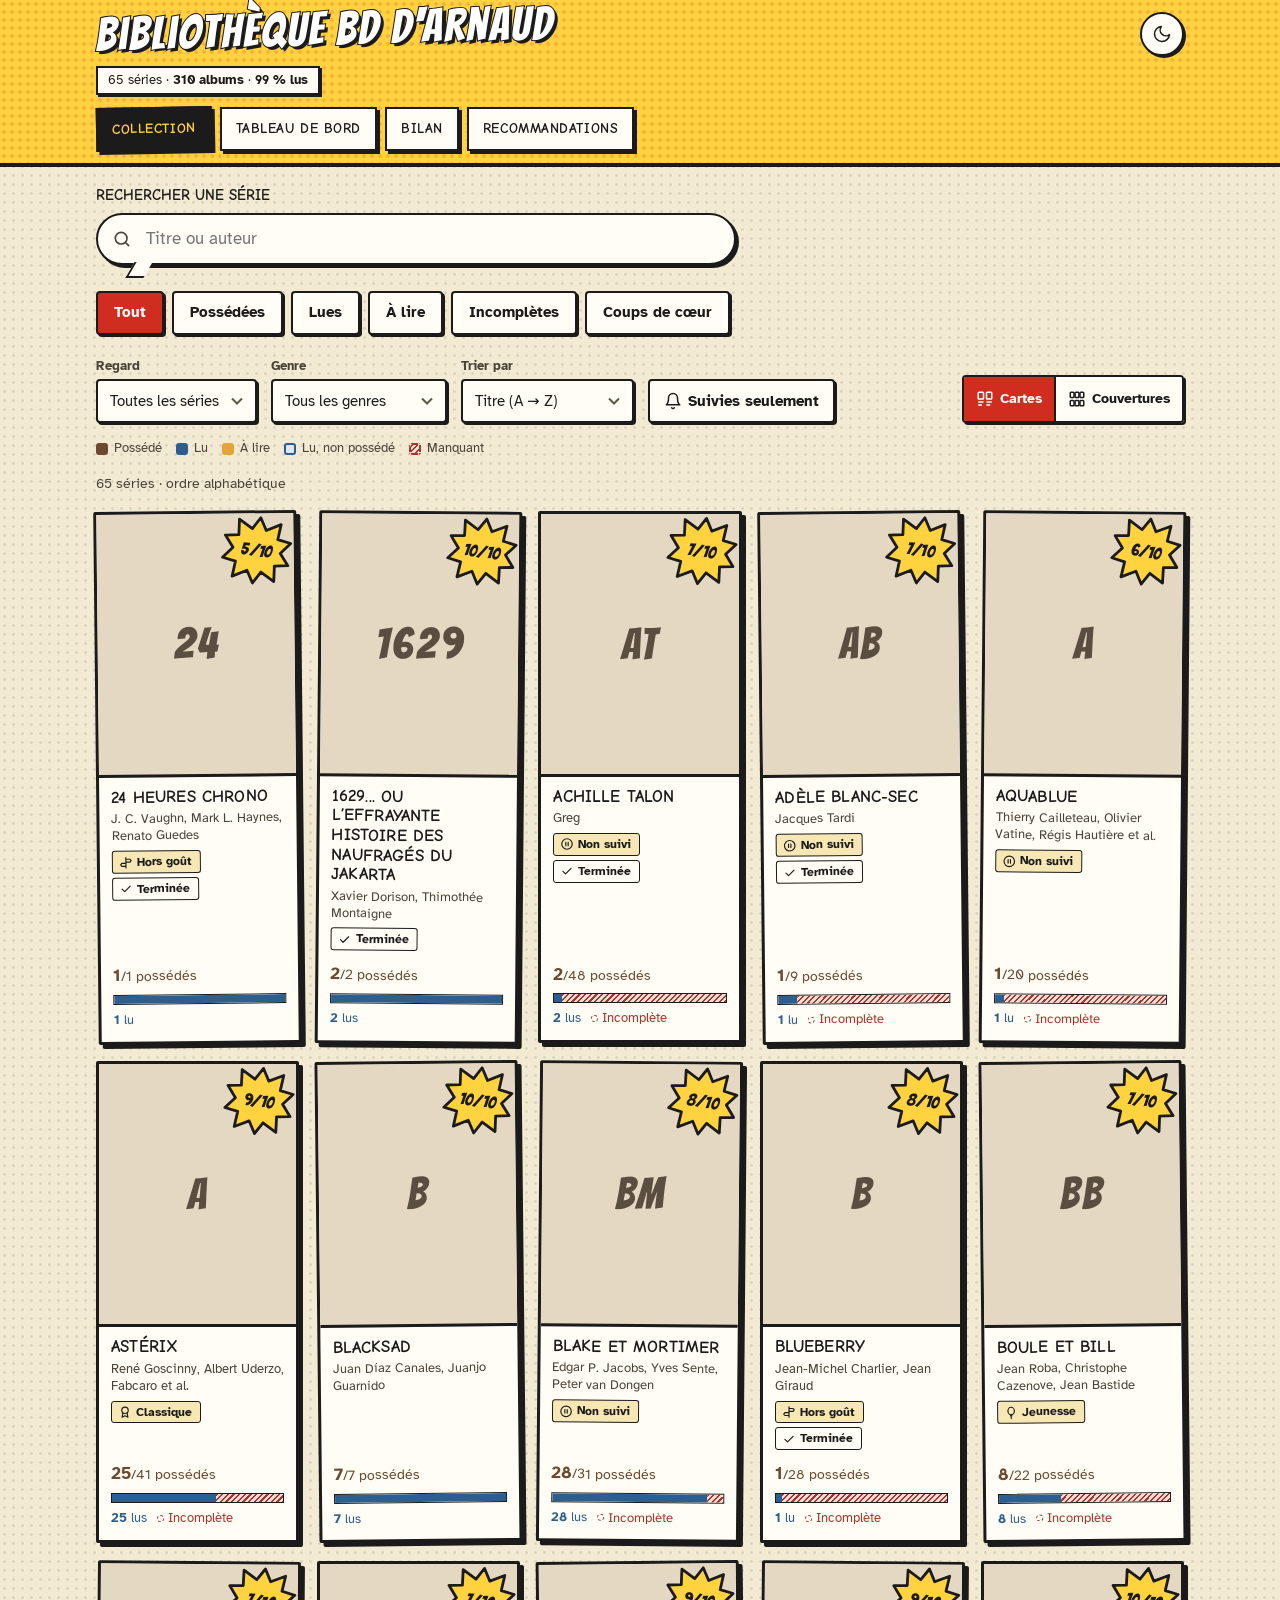
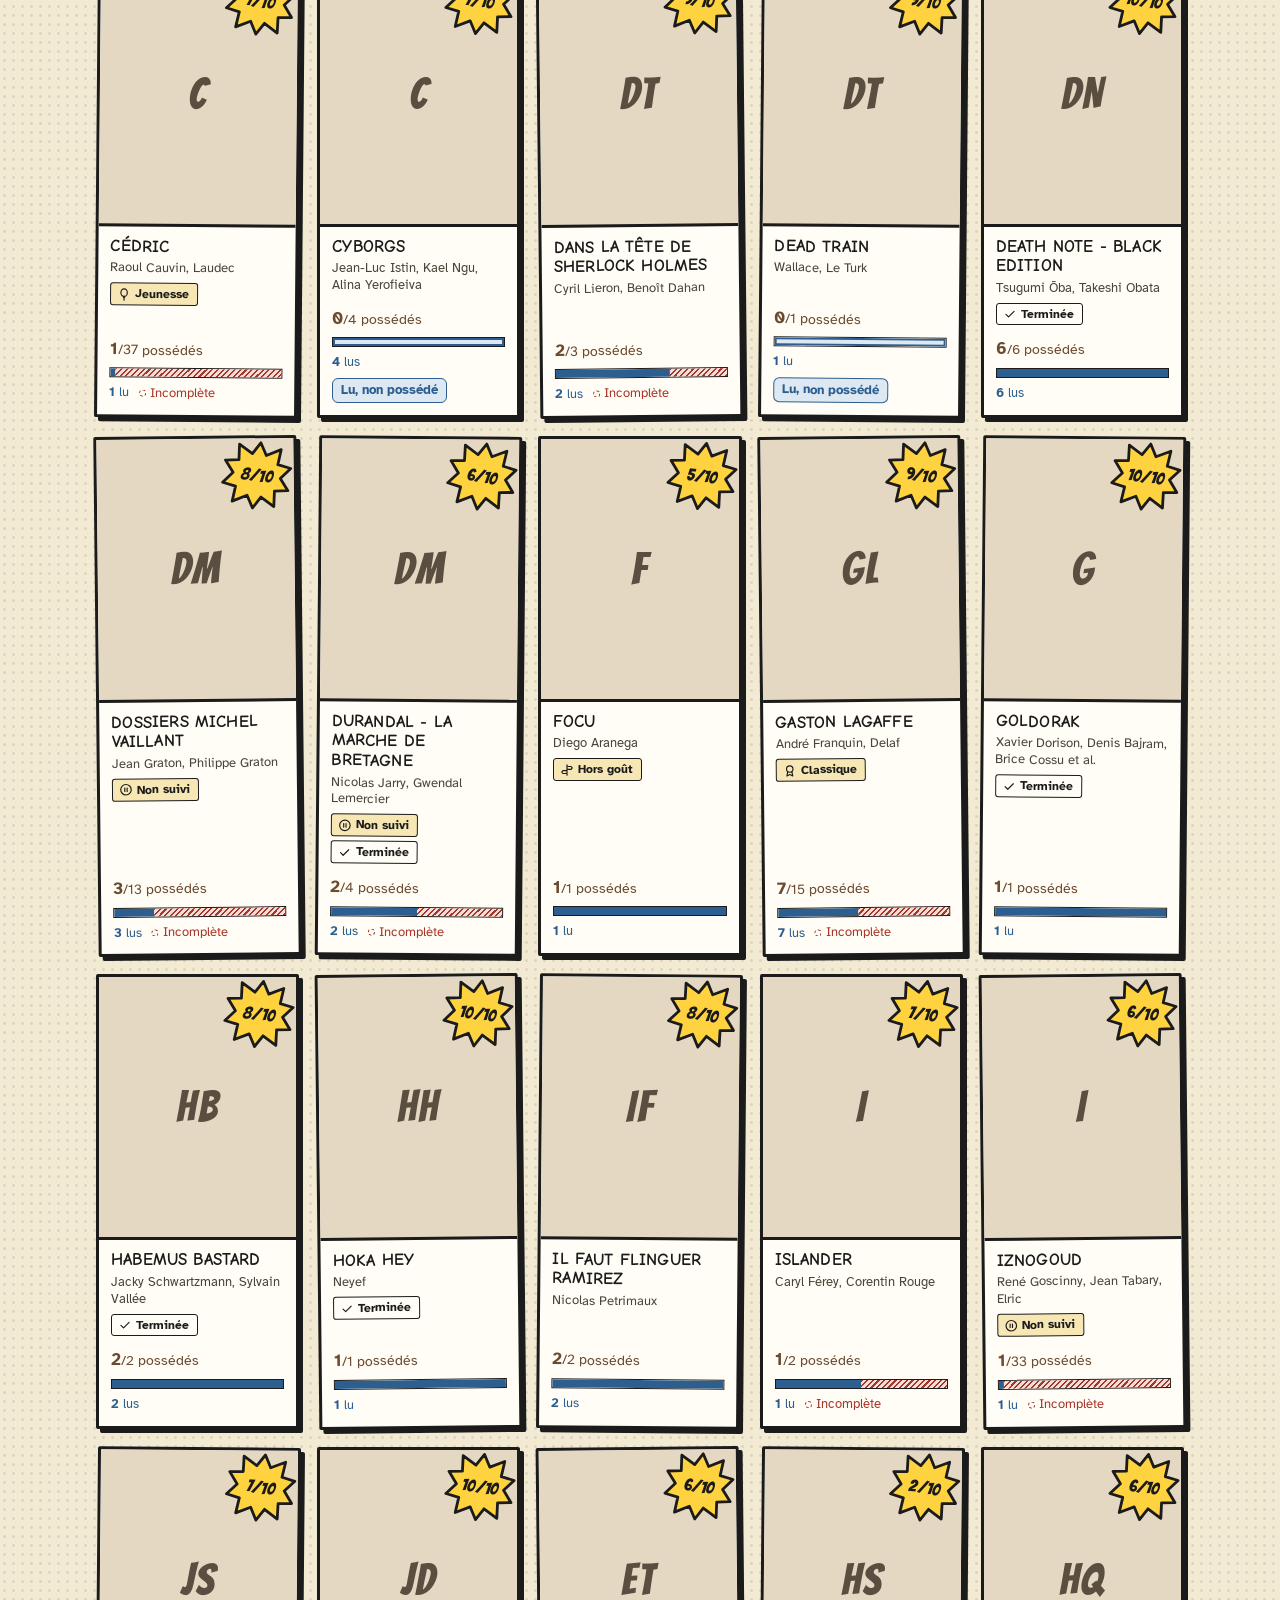
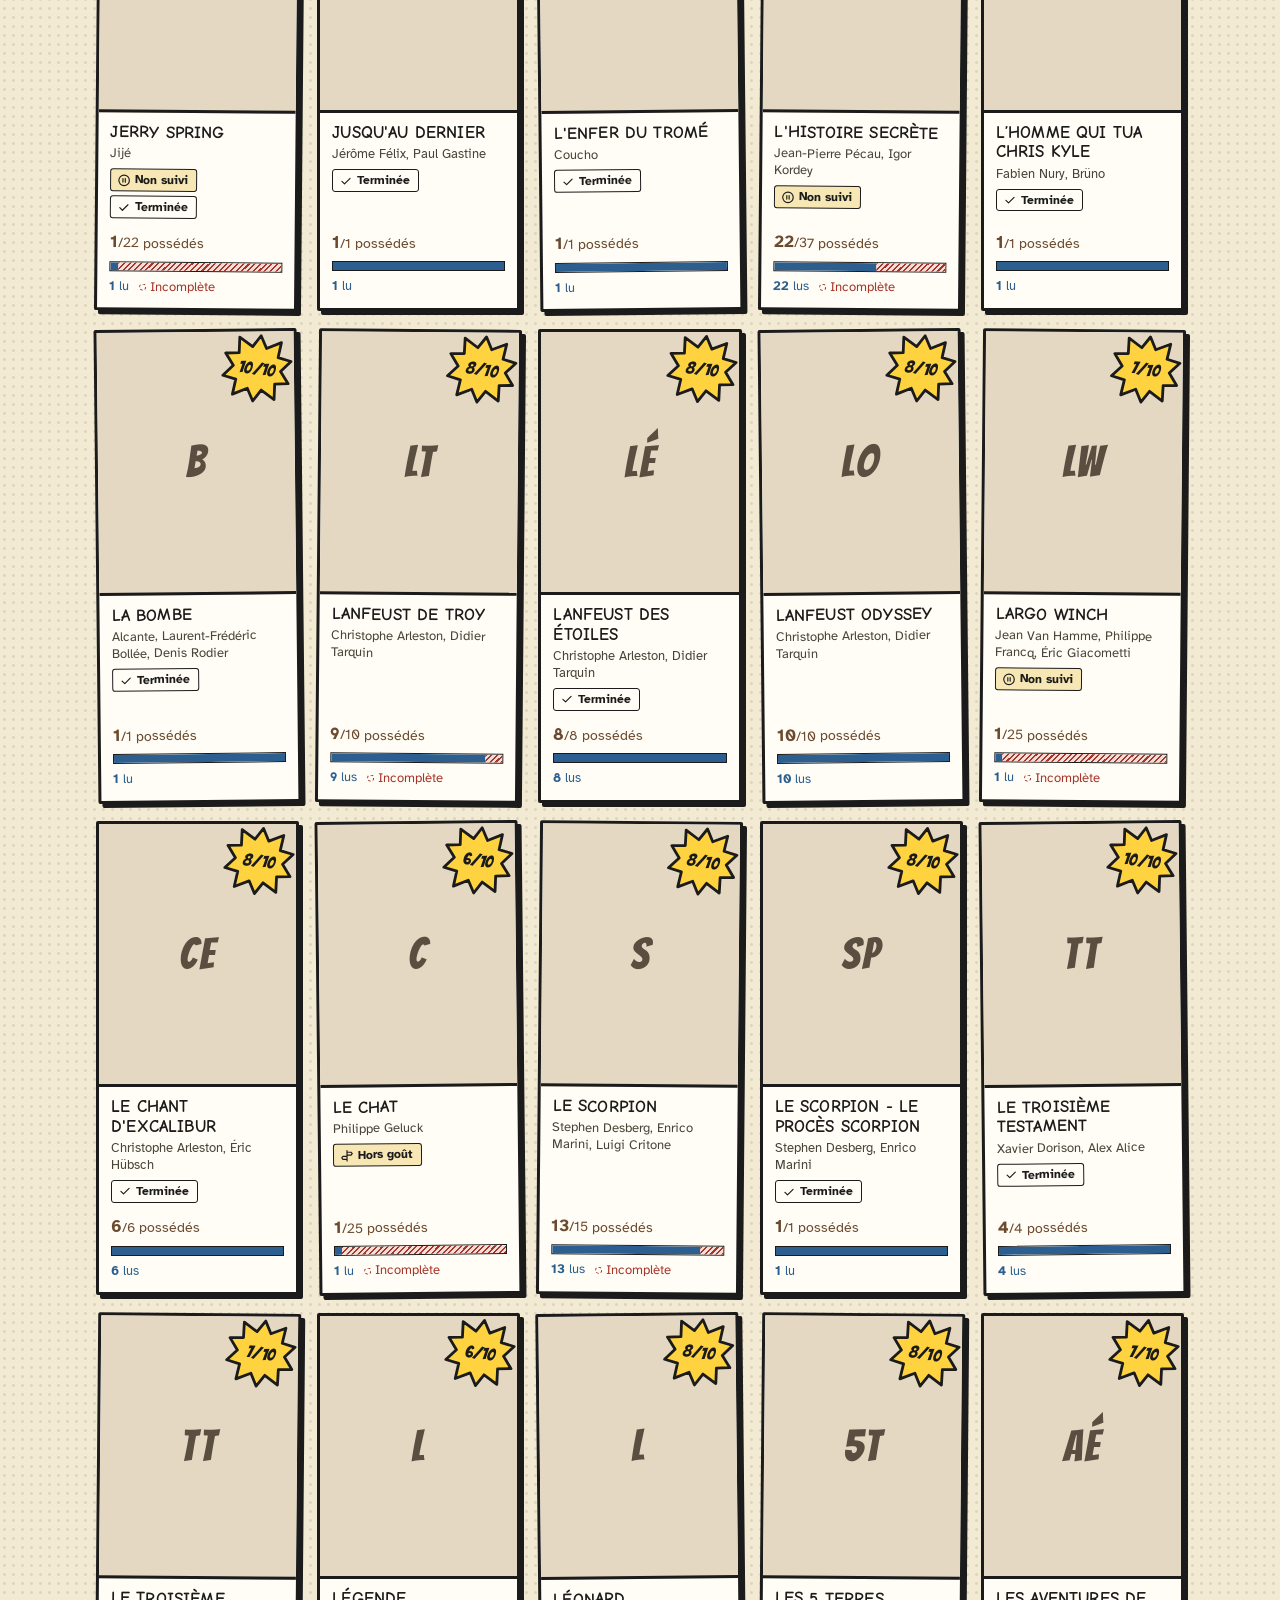
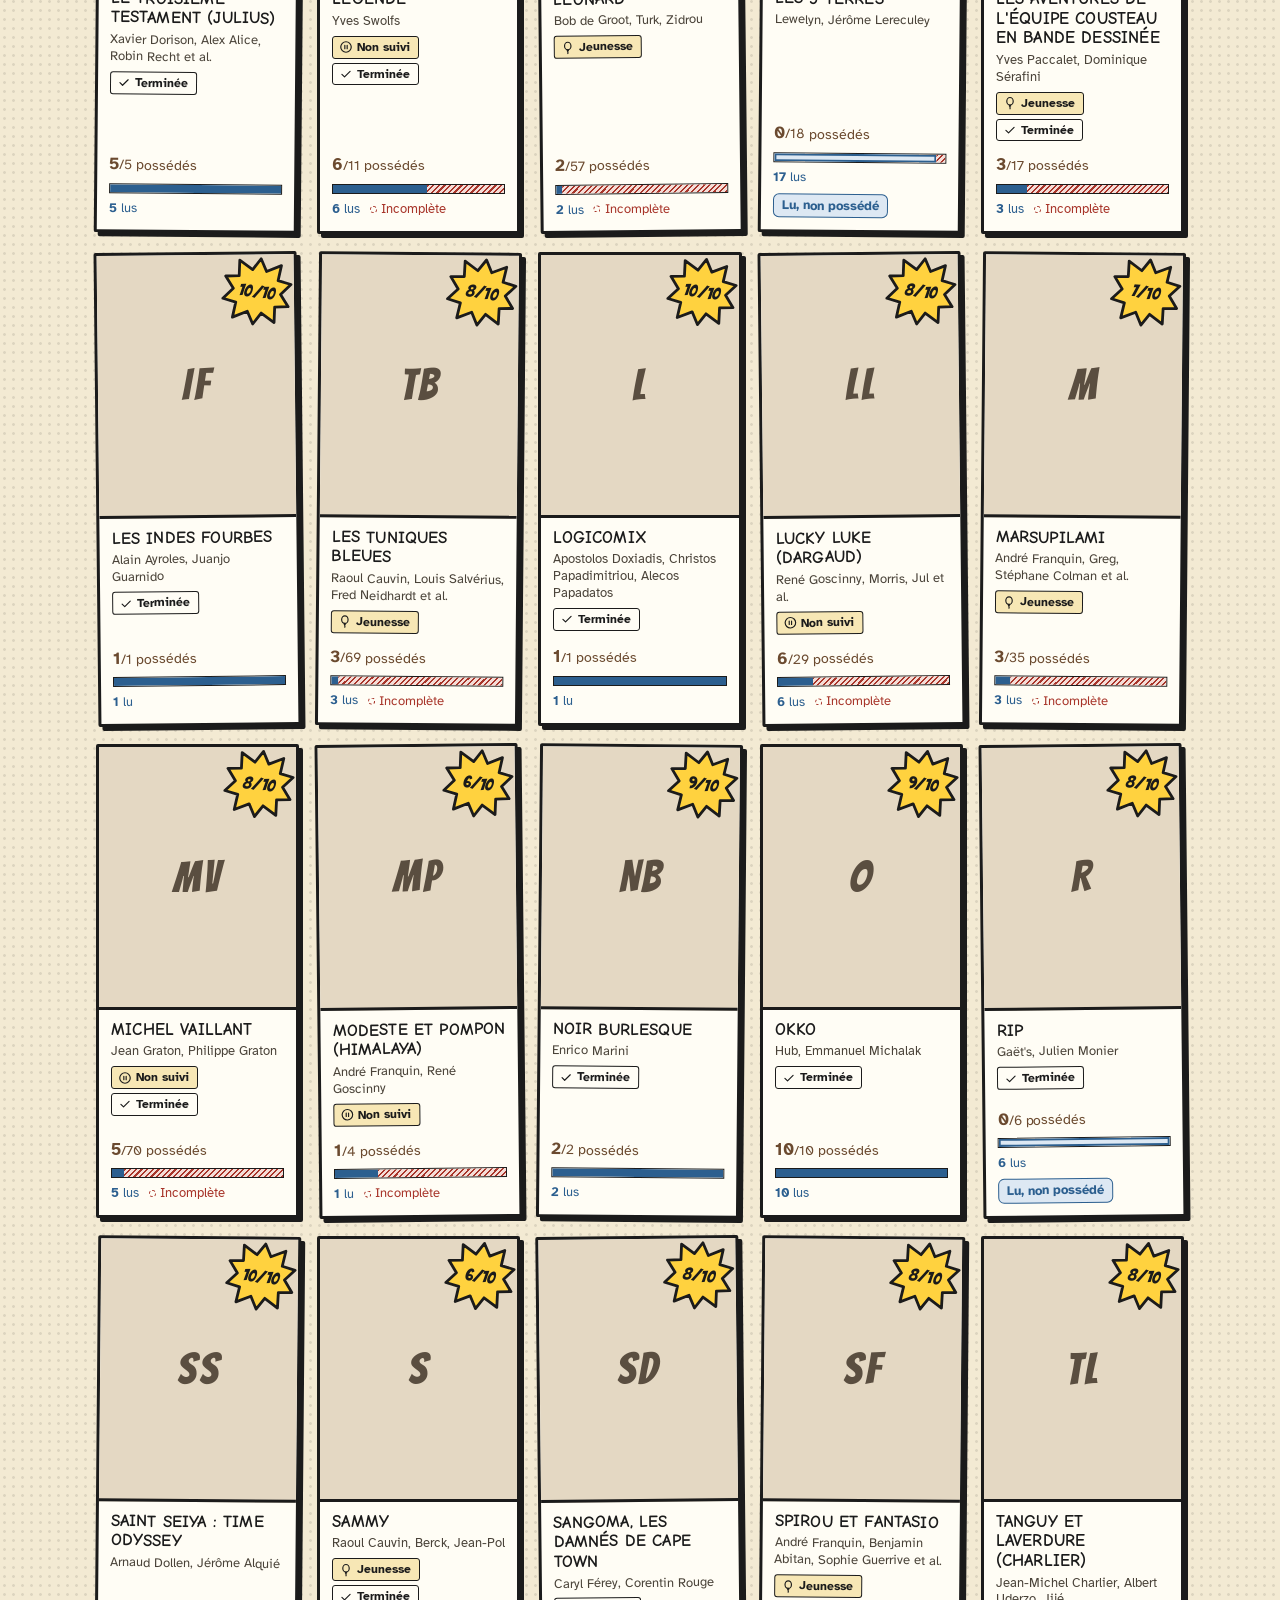
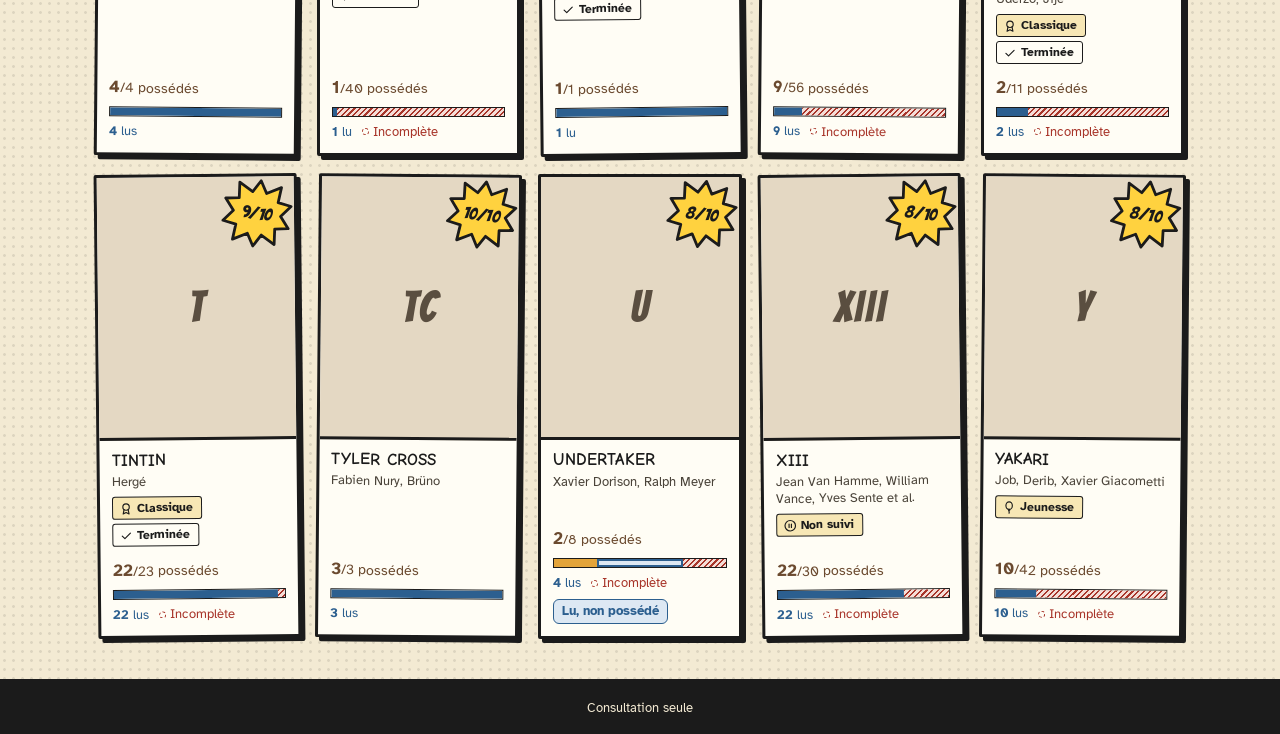
<file: index.html>
<!doctype html>
<html lang="fr">
<head>
<meta charset="utf-8">
<meta name="viewport" content="width=device-width, initial-scale=1">
<title>Ma collection — Bibliothèque BD d'Arnaud</title>
<meta name="description" content="La collection de BD d'Arnaud : séries, albums possédés, lus et manquants.">
<script>
  // Thème appliqué avant l'affichage pour éviter un flash de couleurs.
  (function () {
    var t = null;
    try { t = localStorage.getItem('bd-theme'); } catch (e) {}
    if (t !== 'light' && t !== 'dark') t = window.matchMedia && matchMedia('(prefers-color-scheme: dark)').matches ? 'dark' : 'light';
    document.documentElement.dataset.theme = t;
  })();
</script>
<link rel="manifest" href="manifest.webmanifest">
<link rel="icon" href="img/icone.svg" type="image/svg+xml">
<link rel="apple-touch-icon" href="img/apple-touch-icon.png">
<meta name="theme-color" content="#FFD23F">
<meta name="mobile-web-app-capable" content="yes">
<meta name="apple-mobile-web-app-capable" content="yes">
<meta name="apple-mobile-web-app-title" content="BD d'Arnaud">
<meta name="apple-mobile-web-app-status-bar-style" content="default">
<link rel="preconnect" href="https://fonts.googleapis.com">
<link rel="preconnect" href="https://fonts.gstatic.com" crossorigin>
<link rel="stylesheet" href="https://fonts.googleapis.com/css2?family=Atkinson+Hyperlegible:wght@400;700&family=Bangers&family=Comic+Neue:wght@700&display=swap">
<link rel="stylesheet" href="css/style.css?v=15">
<script src="js/app.js?v=15" defer></script>
</head>
<body data-page="collection">

<header class="site-header">
  <div class="container">
    <div class="header-top">
      <div class="brand">
        <div>
          <h1><a href="index.html">Bibliothèque BD d'Arnaud</a></h1>
          <p id="stats-entete">Chargement…</p>
        </div>
      </div>
      <button type="button" class="theme-toggle" aria-label="Changer de thème">
        <svg class="icon-moon" width="20" height="20" viewBox="0 0 24 24" fill="none" stroke="currentColor" stroke-width="1.8" stroke-linecap="round" stroke-linejoin="round" aria-hidden="true"><path d="M21 12.8A9 9 0 1 1 11.2 3a7 7 0 0 0 9.8 9.8z"/></svg>
        <svg class="icon-sun" width="20" height="20" viewBox="0 0 24 24" fill="none" stroke="currentColor" stroke-width="1.8" stroke-linecap="round" aria-hidden="true"><circle cx="12" cy="12" r="4"/><path d="M12 2v2M12 20v2M4.9 4.9l1.4 1.4M17.7 17.7l1.4 1.4M2 12h2M20 12h2M4.9 19.1l1.4-1.4M17.7 6.3l1.4-1.4"/></svg>
      </button>
    </div>
    <nav class="main-nav" aria-label="Navigation principale">
      <a href="index.html" aria-current="page">Collection</a>
      <a href="stats.html">Tableau de bord</a>
      <a href="bilan.html">Bilan</a>
      <a href="reco.html">Recommandations</a>
    </nav>
  </div>
</header>

<main class="container">
  <div class="search">
    <label for="recherche">Rechercher une série</label>
    <div class="search-field">
      <svg width="20" height="20" viewBox="0 0 24 24" fill="none" stroke="currentColor" stroke-width="2" stroke-linecap="round" aria-hidden="true"><circle cx="11" cy="11" r="7"/><path d="M20 20l-3.5-3.5"/></svg>
      <input id="recherche" type="search" placeholder="Titre ou auteur" autocomplete="off" spellcheck="false">
    </div>
  </div>

  <div class="chips" role="group" aria-label="Filtrer les séries">
    <button type="button" data-filtre="tout" aria-pressed="true">Tout</button>
    <button type="button" data-filtre="possedees" aria-pressed="false">Possédées</button>
    <button type="button" data-filtre="lues" aria-pressed="false">Lues</button>
    <button type="button" data-filtre="alire" aria-pressed="false">À lire</button>
    <button type="button" data-filtre="incompletes" aria-pressed="false">Incomplètes</button>
    <button type="button" data-filtre="coups-de-coeur" aria-pressed="false">Coups de cœur</button>
  </div>

  <div class="reglages">
    <label class="reglage">
      <span>Regard</span>
      <select id="f-regard">
        <option value="toutes">Toutes les séries</option>
        <option value="gouts">Mes goûts</option>
        <option value="classique">Classiques</option>
        <option value="jeunesse">Jeunesse</option>
        <option value="hors-gout">Hors goût</option>
        <option value="non-suivi">Non suivi</option>
      </select>
    </label>
    <label class="reglage">
      <span>Genre</span>
      <select id="f-genre">
        <option value="">Tous les genres</option>
      </select>
    </label>
    <label class="reglage">
      <span>Trier par</span>
      <select id="f-tri">
        <option value="titre">Titre (A → Z)</option>
        <option value="note">Note</option>
        <option value="tomes">Nombre de tomes</option>
        <option value="manquants">Tomes manquants</option>
        <option value="ajout">Ajout récent</option>
      </select>
    </label>
    <button type="button" class="toggle" id="f-suivies" aria-pressed="false">
      <svg width="18" height="18" viewBox="0 0 24 24" fill="none" stroke="currentColor" stroke-width="2" stroke-linecap="round" stroke-linejoin="round" aria-hidden="true"><path d="M6 8a6 6 0 0 1 12 0c0 7 3 9 3 9H3s3-2 3-9M10.3 21a1.9 1.9 0 0 0 3.4 0"/></svg>
      Suivies seulement
    </button>
    <button type="button" class="lien-reinit" id="reinitialiser" hidden>Tout réinitialiser</button>
    <div class="vues" role="group" aria-label="Affichage">
      <button type="button" data-vue="cartes" aria-pressed="true" title="Cartes détaillées">
        <svg width="18" height="18" viewBox="0 0 24 24" fill="none" stroke="currentColor" stroke-width="2" stroke-linejoin="round" aria-hidden="true"><rect x="3" y="3" width="7" height="9" rx="1"/><rect x="14" y="3" width="7" height="9" rx="1"/><path d="M3 16h7M3 20h5M14 16h7M14 20h5"/></svg>
        Cartes
      </button>
      <button type="button" data-vue="couvertures" aria-pressed="false" title="Mur de couvertures">
        <svg width="18" height="18" viewBox="0 0 24 24" fill="none" stroke="currentColor" stroke-width="2" stroke-linejoin="round" aria-hidden="true"><rect x="3" y="3" width="5" height="7" rx="1"/><rect x="9.5" y="3" width="5" height="7" rx="1"/><rect x="16" y="3" width="5" height="7" rx="1"/><rect x="3" y="14" width="5" height="7" rx="1"/><rect x="9.5" y="14" width="5" height="7" rx="1"/><rect x="16" y="14" width="5" height="7" rx="1"/></svg>
        Couvertures
      </button>
    </div>
  </div>

  <div class="legend" aria-label="Légende des couleurs">
    <span><span class="swatch swatch-own" aria-hidden="true"></span>Possédé</span>
    <span><span class="swatch swatch-read" aria-hidden="true"></span>Lu</span>
    <span><span class="swatch swatch-toread" aria-hidden="true"></span>À lire</span>
    <span><span class="swatch swatch-lnp" aria-hidden="true"></span>Lu, non possédé</span>
    <span><span class="swatch swatch-miss" aria-hidden="true"></span>Manquant</span>
  </div>

  <p class="count" id="compteur" aria-live="polite"></p>
  <ul class="series-grid" id="liste-series"></ul>

  <div class="message" id="aucun-resultat" role="status" hidden>
    <svg width="56" height="56" viewBox="0 0 24 24" fill="none" stroke="currentColor" stroke-width="1.4" stroke-linecap="round" stroke-linejoin="round" aria-hidden="true"><rect x="3" y="4" width="4" height="16" rx="1"/><rect x="9" y="6" width="4" height="14" rx="1"/><circle cx="17.5" cy="13.5" r="3.5"/><path d="M20 16l2 2"/></svg>
    <h2>Aucune série trouvée</h2>
    <p id="aucun-resultat-texte"></p>
    <p>Vérifiez l’orthographe ou essayez le nom d’un auteur.</p>
    <button type="button" class="btn-primary" id="effacer">Effacer la recherche</button>
  </div>
</main>

<footer class="site-footer">Consultation seule</footer>

</body>
</html>
</file>
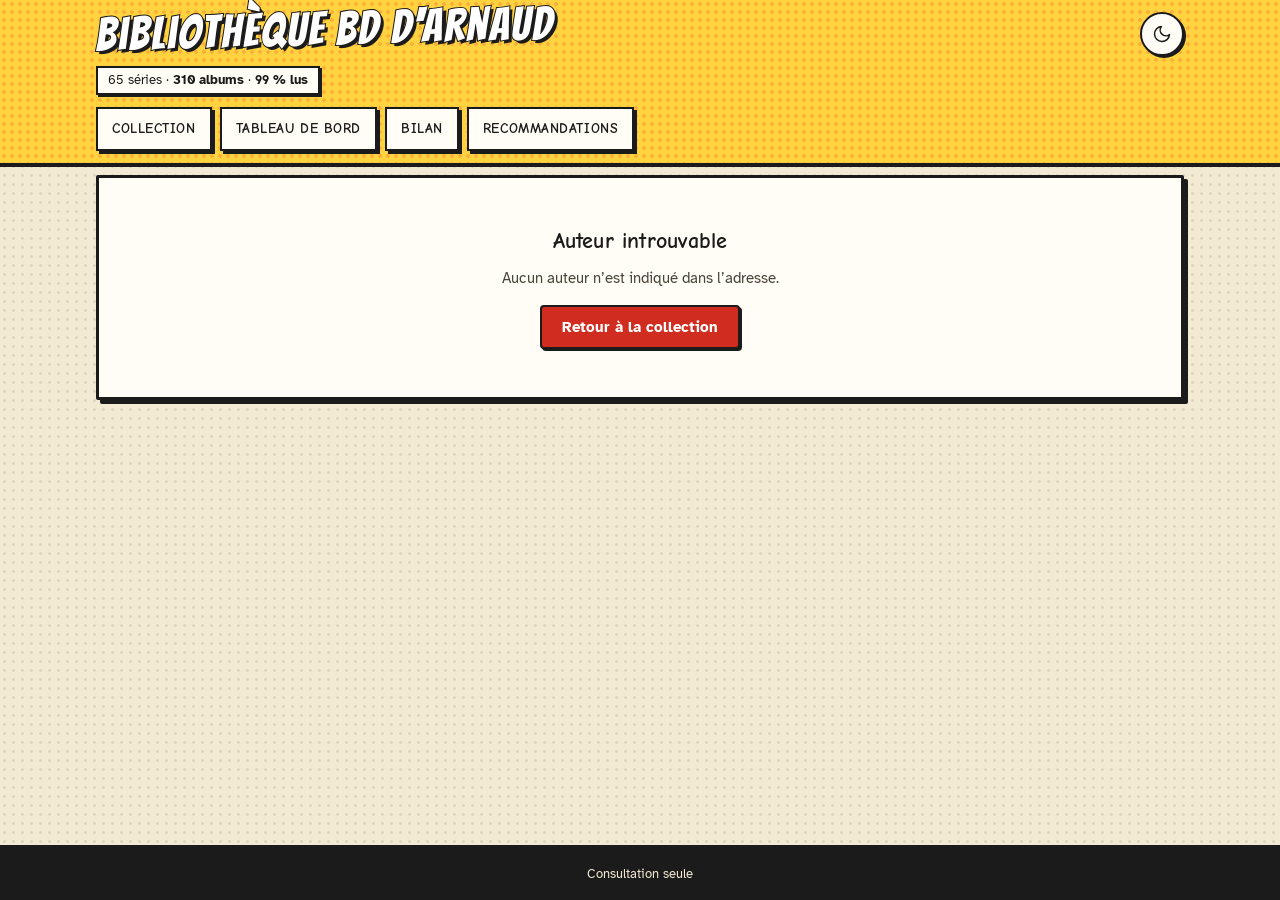
<file: auteur.html>
<!doctype html>
<html lang="fr">
<head>
<meta charset="utf-8">
<meta name="viewport" content="width=device-width, initial-scale=1">
<title>Auteur — Bibliothèque BD d'Arnaud</title>
<meta name="description" content="Les séries d'un auteur dans la collection de BD d'Arnaud, et ses séries recommandées.">
<script>
  // Thème appliqué avant l'affichage pour éviter un flash de couleurs.
  (function () {
    var t = null;
    try { t = localStorage.getItem('bd-theme'); } catch (e) {}
    if (t !== 'light' && t !== 'dark') t = window.matchMedia && matchMedia('(prefers-color-scheme: dark)').matches ? 'dark' : 'light';
    document.documentElement.dataset.theme = t;
  })();
</script>
<link rel="manifest" href="manifest.webmanifest">
<link rel="icon" href="img/icone.svg" type="image/svg+xml">
<link rel="apple-touch-icon" href="img/apple-touch-icon.png">
<meta name="theme-color" content="#FFD23F">
<meta name="mobile-web-app-capable" content="yes">
<meta name="apple-mobile-web-app-capable" content="yes">
<meta name="apple-mobile-web-app-title" content="BD d'Arnaud">
<meta name="apple-mobile-web-app-status-bar-style" content="default">
<link rel="preconnect" href="https://fonts.googleapis.com">
<link rel="preconnect" href="https://fonts.gstatic.com" crossorigin>
<link rel="stylesheet" href="https://fonts.googleapis.com/css2?family=Atkinson+Hyperlegible:wght@400;700&family=Bangers&family=Comic+Neue:wght@700&display=swap">
<link rel="stylesheet" href="css/style.css?v=15">
<script src="js/app.js?v=15" defer></script>
</head>
<body data-page="auteur">

<header class="site-header">
  <div class="container">
    <div class="header-top">
      <div class="brand">
        <div>
          <h1><a href="index.html">Bibliothèque BD d'Arnaud</a></h1>
          <p id="stats-entete">Chargement…</p>
        </div>
      </div>
      <button type="button" class="theme-toggle" aria-label="Changer de thème">
        <svg class="icon-moon" width="20" height="20" viewBox="0 0 24 24" fill="none" stroke="currentColor" stroke-width="1.8" stroke-linecap="round" stroke-linejoin="round" aria-hidden="true"><path d="M21 12.8A9 9 0 1 1 11.2 3a7 7 0 0 0 9.8 9.8z"/></svg>
        <svg class="icon-sun" width="20" height="20" viewBox="0 0 24 24" fill="none" stroke="currentColor" stroke-width="1.8" stroke-linecap="round" aria-hidden="true"><circle cx="12" cy="12" r="4"/><path d="M12 2v2M12 20v2M4.9 4.9l1.4 1.4M17.7 17.7l1.4 1.4M2 12h2M20 12h2M4.9 19.1l1.4-1.4M17.7 6.3l1.4-1.4"/></svg>
      </button>
    </div>
    <nav class="main-nav" aria-label="Navigation principale">
      <a href="index.html">Collection</a>
      <a href="stats.html">Tableau de bord</a>
      <a href="bilan.html">Bilan</a>
      <a href="reco.html">Recommandations</a>
    </nav>
  </div>
</header>

<main class="container page-auteur" id="auteur">
  <h1 class="page-title">Auteur</h1>
  <p class="count">Chargement…</p>
</main>

<footer class="site-footer">Consultation seule</footer>

</body>
</html>
</file>
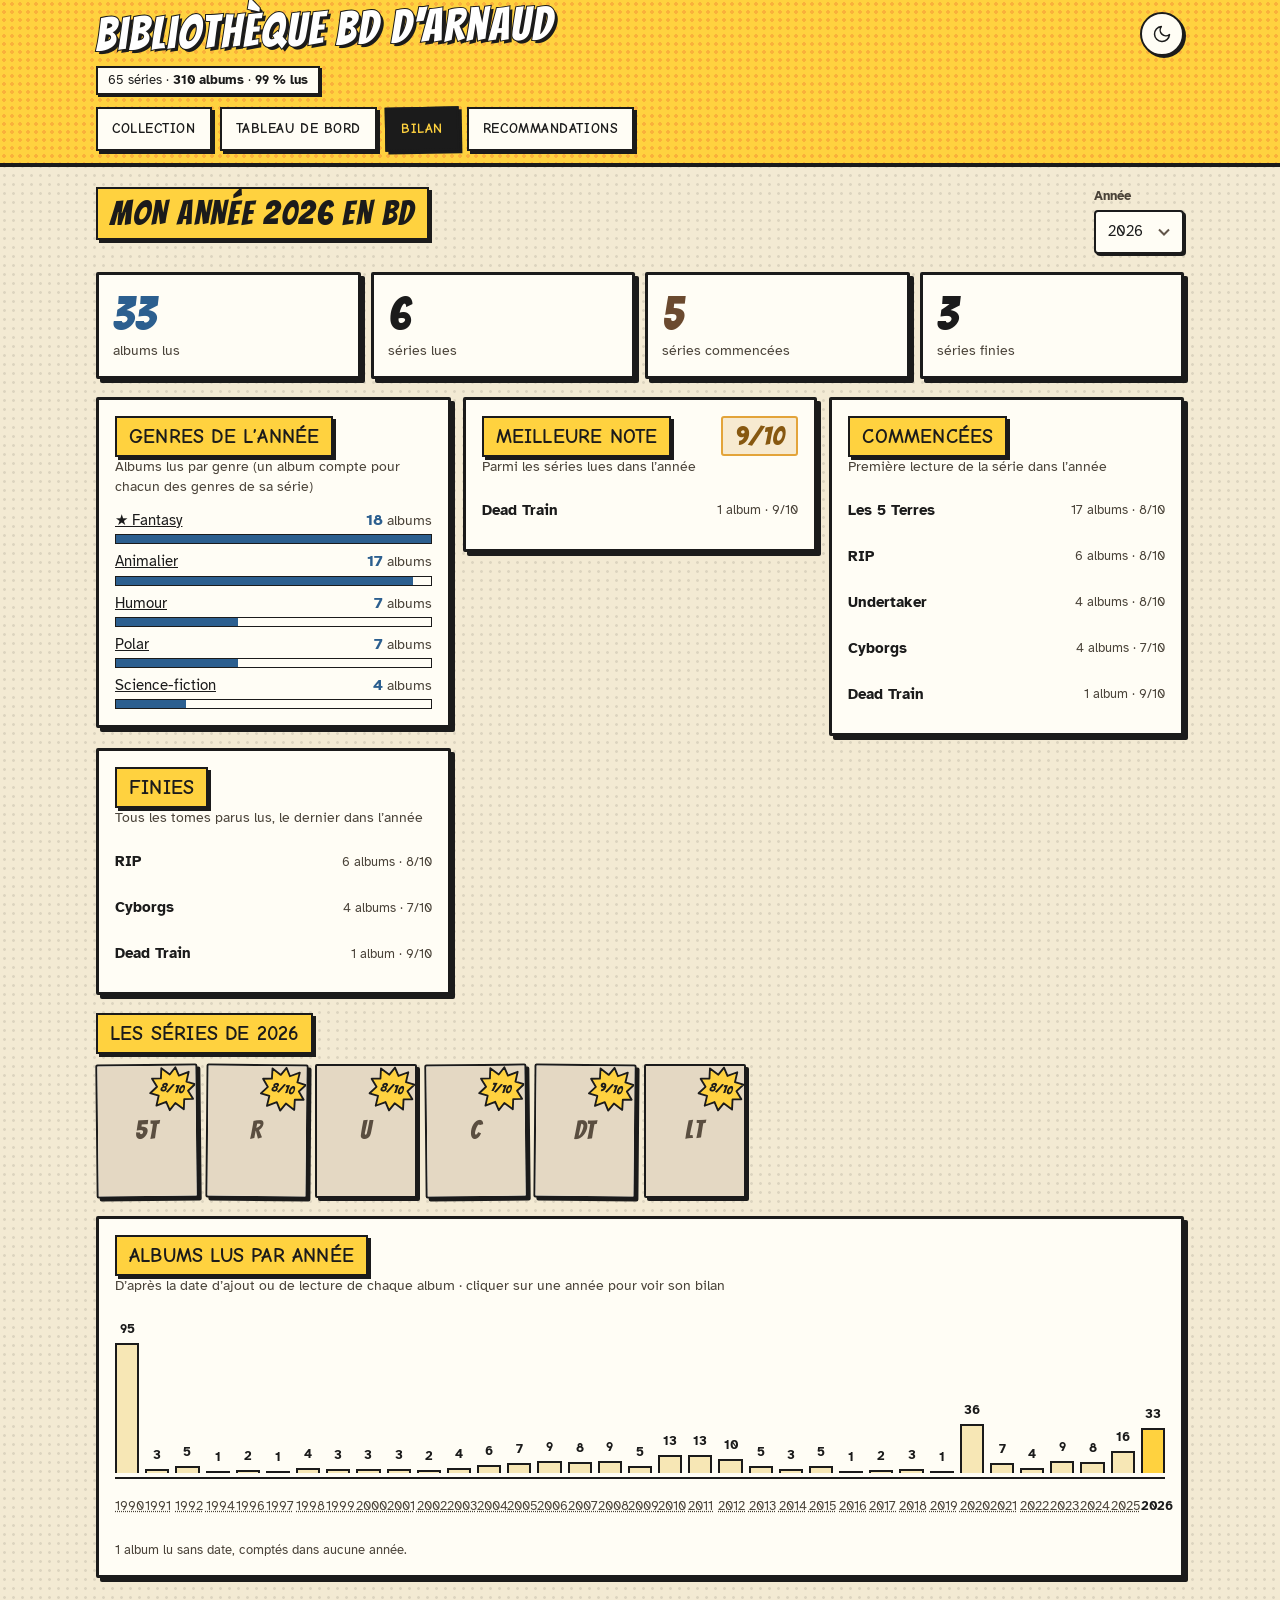
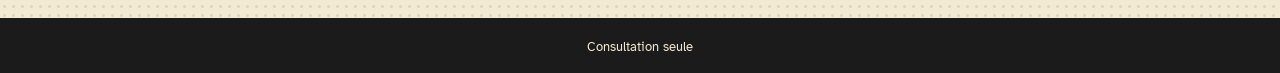
<file: bilan.html>
<!doctype html>
<html lang="fr">
<head>
<meta charset="utf-8">
<meta name="viewport" content="width=device-width, initial-scale=1">
<title>Mon année en BD — Bibliothèque BD d'Arnaud</title>
<meta name="description" content="Le bilan de l’année en BD d’Arnaud : albums lus, séries commencées et finies, genres, meilleures notes.">
<script>
  // Thème appliqué avant l'affichage pour éviter un flash de couleurs.
  (function () {
    var t = null;
    try { t = localStorage.getItem('bd-theme'); } catch (e) {}
    if (t !== 'light' && t !== 'dark') t = window.matchMedia && matchMedia('(prefers-color-scheme: dark)').matches ? 'dark' : 'light';
    document.documentElement.dataset.theme = t;
  })();
</script>
<link rel="manifest" href="manifest.webmanifest">
<link rel="icon" href="img/icone.svg" type="image/svg+xml">
<link rel="apple-touch-icon" href="img/apple-touch-icon.png">
<meta name="theme-color" content="#FFD23F">
<meta name="mobile-web-app-capable" content="yes">
<meta name="apple-mobile-web-app-capable" content="yes">
<meta name="apple-mobile-web-app-title" content="BD d'Arnaud">
<meta name="apple-mobile-web-app-status-bar-style" content="default">
<link rel="preconnect" href="https://fonts.googleapis.com">
<link rel="preconnect" href="https://fonts.gstatic.com" crossorigin>
<link rel="stylesheet" href="https://fonts.googleapis.com/css2?family=Atkinson+Hyperlegible:wght@400;700&family=Bangers&family=Comic+Neue:wght@700&display=swap">
<link rel="stylesheet" href="css/style.css?v=15">
<script src="js/app.js?v=15" defer></script>
</head>
<body data-page="bilan">

<header class="site-header">
  <div class="container">
    <div class="header-top">
      <div class="brand">
        <div>
          <h1><a href="index.html">Bibliothèque BD d'Arnaud</a></h1>
          <p id="stats-entete">Chargement…</p>
        </div>
      </div>
      <button type="button" class="theme-toggle" aria-label="Changer de thème">
        <svg class="icon-moon" width="20" height="20" viewBox="0 0 24 24" fill="none" stroke="currentColor" stroke-width="1.8" stroke-linecap="round" stroke-linejoin="round" aria-hidden="true"><path d="M21 12.8A9 9 0 1 1 11.2 3a7 7 0 0 0 9.8 9.8z"/></svg>
        <svg class="icon-sun" width="20" height="20" viewBox="0 0 24 24" fill="none" stroke="currentColor" stroke-width="1.8" stroke-linecap="round" aria-hidden="true"><circle cx="12" cy="12" r="4"/><path d="M12 2v2M12 20v2M4.9 4.9l1.4 1.4M17.7 17.7l1.4 1.4M2 12h2M20 12h2M4.9 19.1l1.4-1.4M17.7 6.3l1.4-1.4"/></svg>
      </button>
    </div>
    <nav class="main-nav" aria-label="Navigation principale">
      <a href="index.html">Collection</a>
      <a href="stats.html">Tableau de bord</a>
      <a href="bilan.html" aria-current="page">Bilan</a>
      <a href="reco.html">Recommandations</a>
    </nav>
  </div>
</header>

<main class="container page-stats page-bilan" id="bilan">
  <h1 class="page-title">Mon année en BD</h1>
  <p class="count">Chargement…</p>
</main>

<footer class="site-footer">Consultation seule</footer>

</body>
</html>
</file>
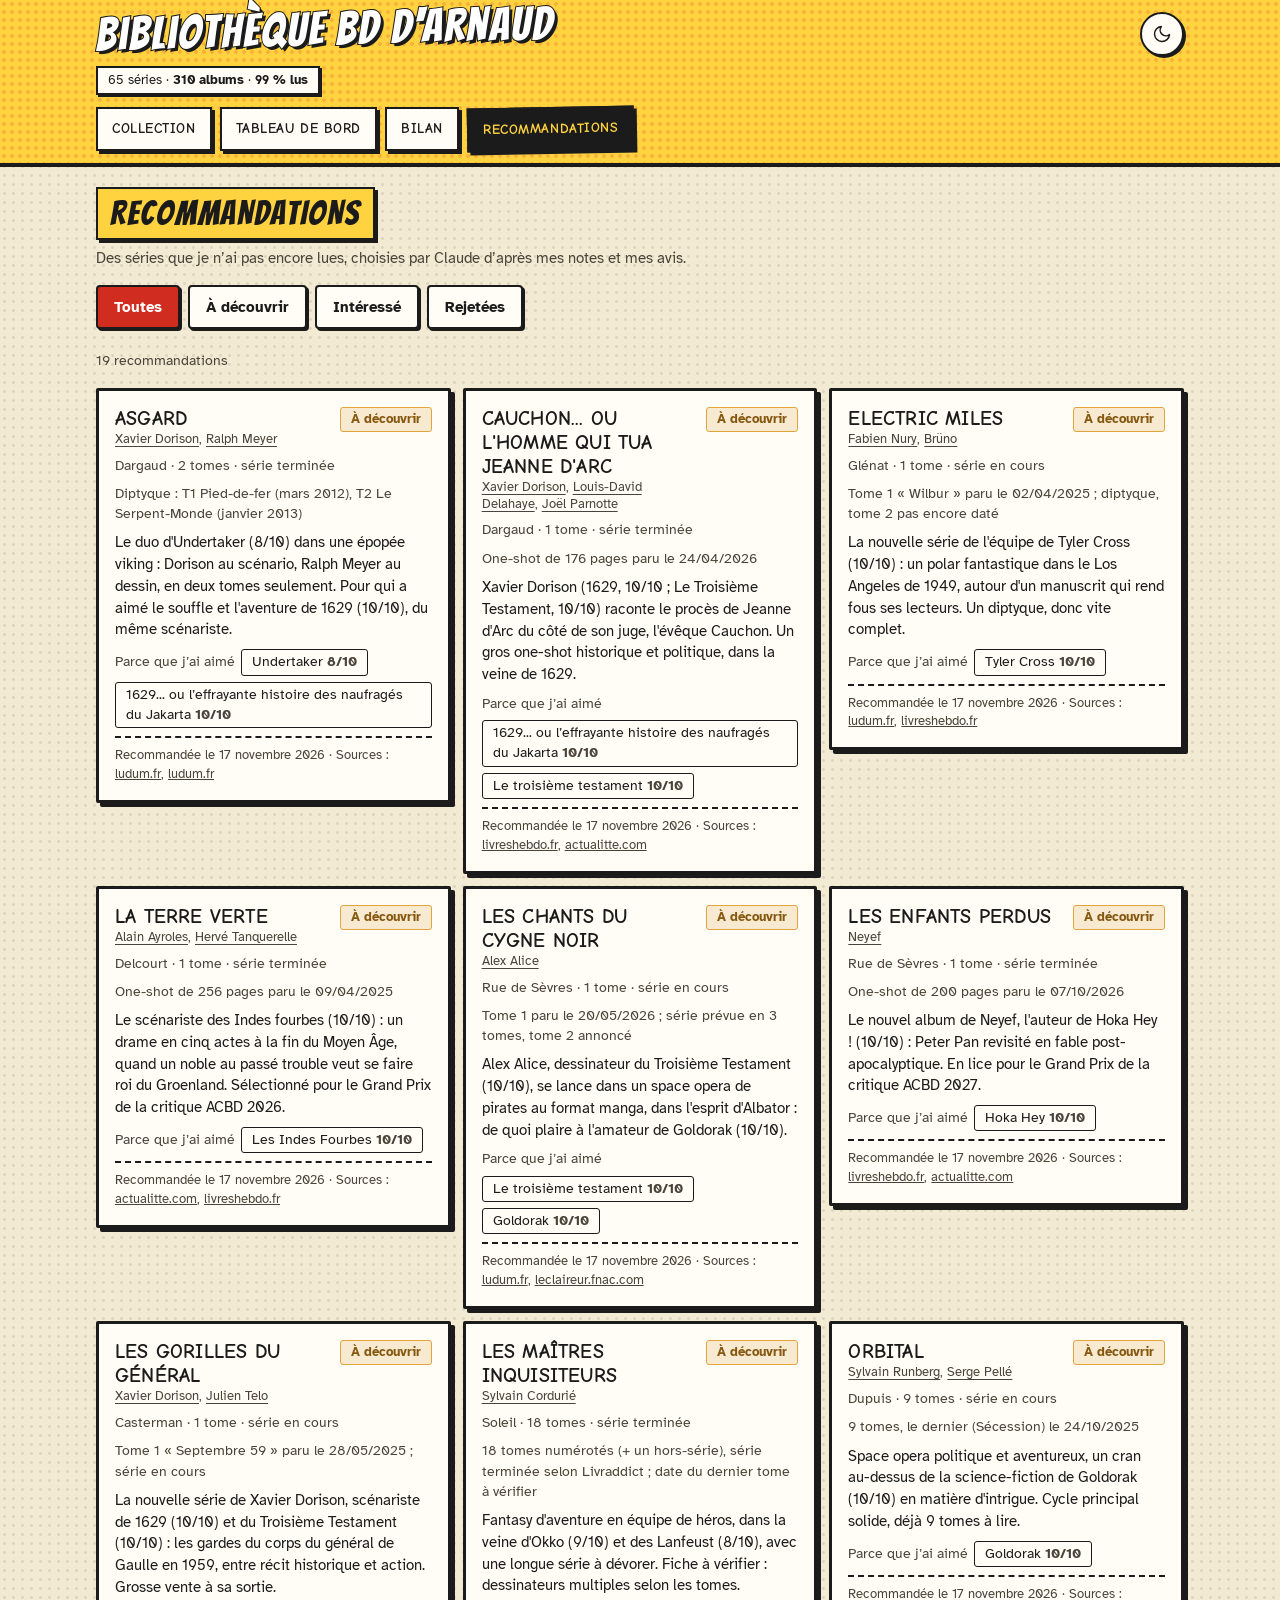
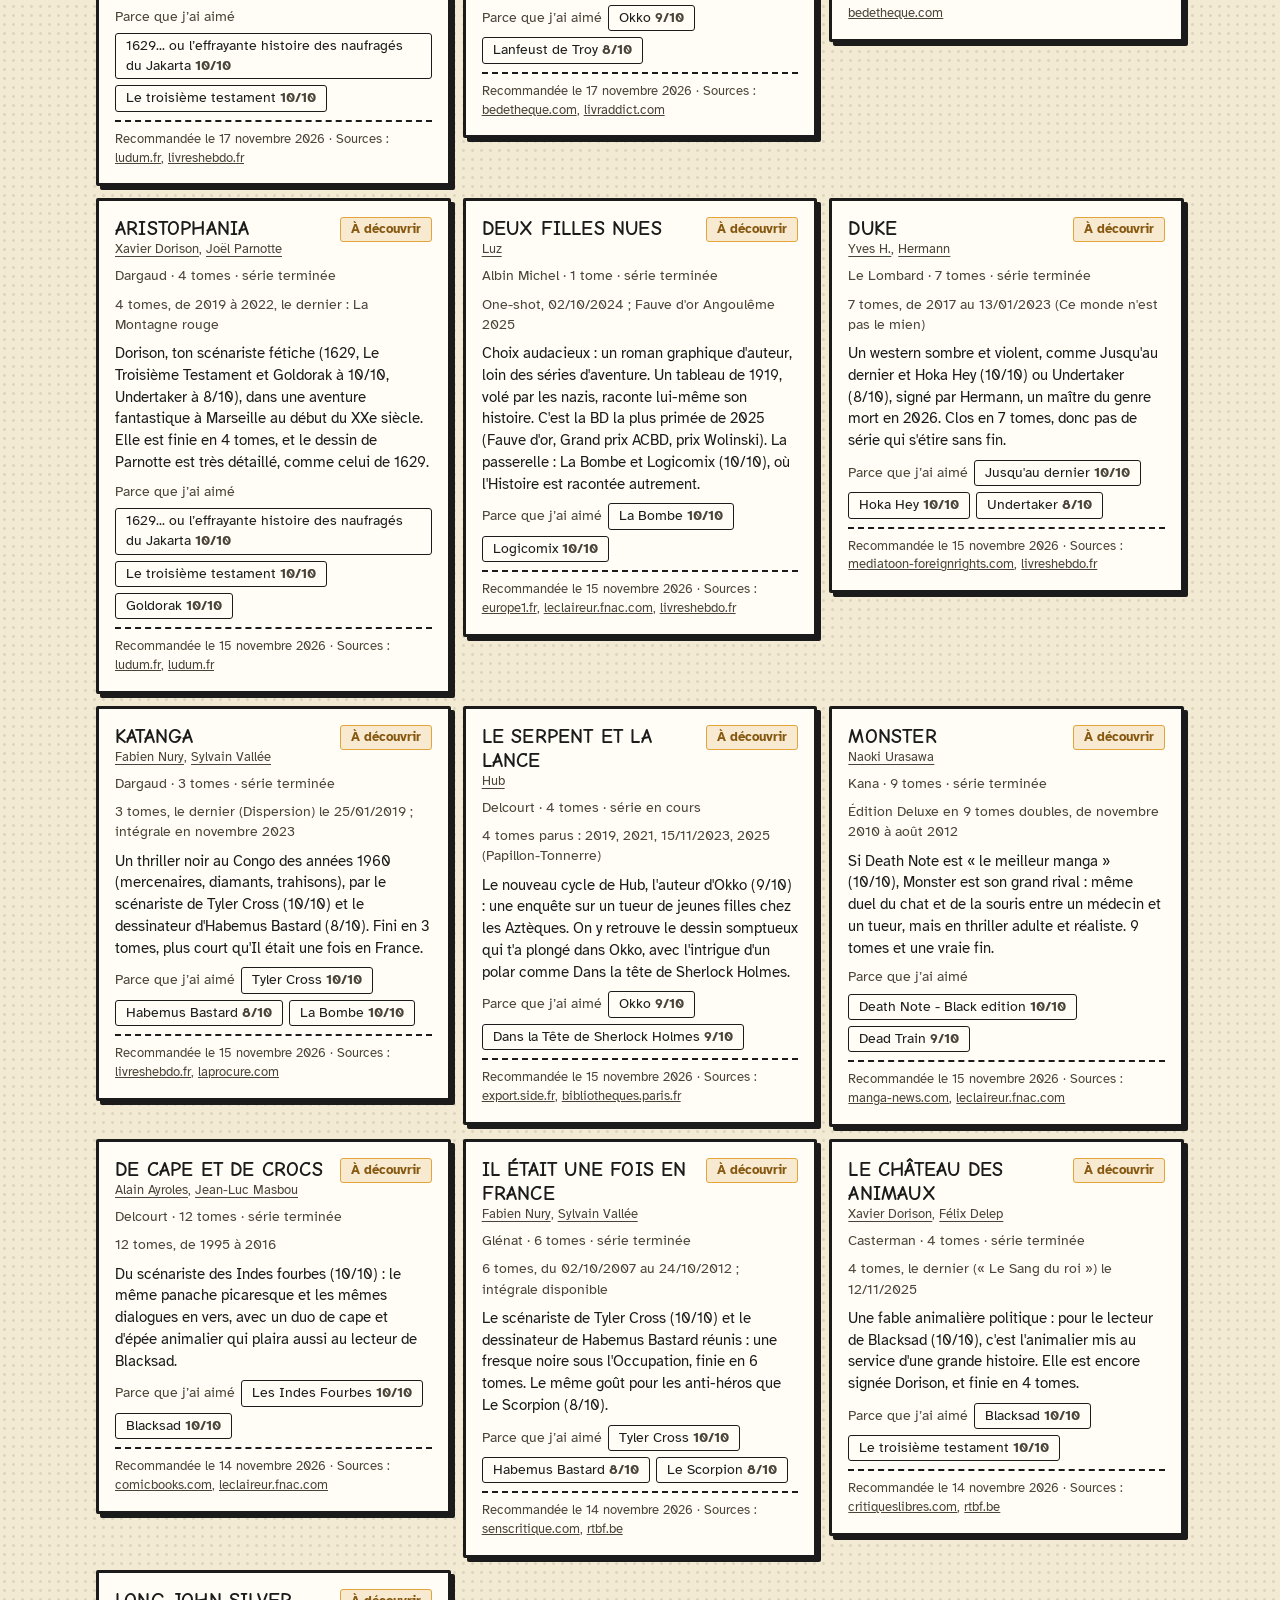
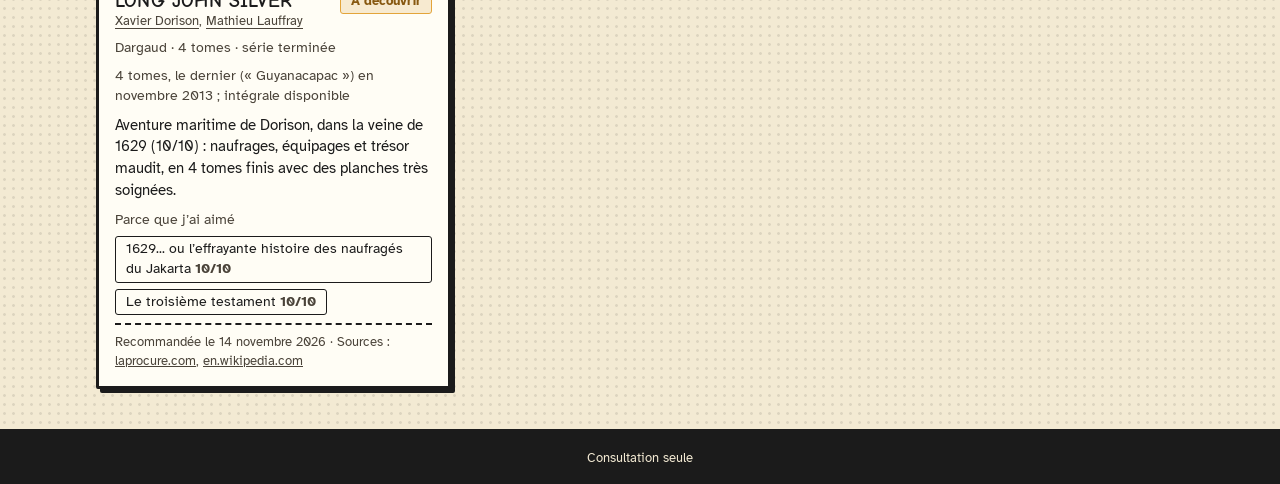
<file: reco.html>
<!doctype html>
<html lang="fr">
<head>
<meta charset="utf-8">
<meta name="viewport" content="width=device-width, initial-scale=1">
<title>Recommandations — Bibliothèque BD d'Arnaud</title>
<meta name="description" content="Les séries que Claude recommande à Arnaud, d’après ses notes et ses avis.">
<script>
  // Thème appliqué avant l'affichage pour éviter un flash de couleurs.
  (function () {
    var t = null;
    try { t = localStorage.getItem('bd-theme'); } catch (e) {}
    if (t !== 'light' && t !== 'dark') t = window.matchMedia && matchMedia('(prefers-color-scheme: dark)').matches ? 'dark' : 'light';
    document.documentElement.dataset.theme = t;
  })();
</script>
<link rel="manifest" href="manifest.webmanifest">
<link rel="icon" href="img/icone.svg" type="image/svg+xml">
<link rel="apple-touch-icon" href="img/apple-touch-icon.png">
<meta name="theme-color" content="#FFD23F">
<meta name="mobile-web-app-capable" content="yes">
<meta name="apple-mobile-web-app-capable" content="yes">
<meta name="apple-mobile-web-app-title" content="BD d'Arnaud">
<meta name="apple-mobile-web-app-status-bar-style" content="default">
<link rel="preconnect" href="https://fonts.googleapis.com">
<link rel="preconnect" href="https://fonts.gstatic.com" crossorigin>
<link rel="stylesheet" href="https://fonts.googleapis.com/css2?family=Atkinson+Hyperlegible:wght@400;700&family=Bangers&family=Comic+Neue:wght@700&display=swap">
<link rel="stylesheet" href="css/style.css?v=15">
<script src="js/app.js?v=15" defer></script>
</head>
<body data-page="reco">

<header class="site-header">
  <div class="container">
    <div class="header-top">
      <div class="brand">
        <div>
          <h1><a href="index.html">Bibliothèque BD d'Arnaud</a></h1>
          <p id="stats-entete">Chargement…</p>
        </div>
      </div>
      <button type="button" class="theme-toggle" aria-label="Changer de thème">
        <svg class="icon-moon" width="20" height="20" viewBox="0 0 24 24" fill="none" stroke="currentColor" stroke-width="1.8" stroke-linecap="round" stroke-linejoin="round" aria-hidden="true"><path d="M21 12.8A9 9 0 1 1 11.2 3a7 7 0 0 0 9.8 9.8z"/></svg>
        <svg class="icon-sun" width="20" height="20" viewBox="0 0 24 24" fill="none" stroke="currentColor" stroke-width="1.8" stroke-linecap="round" aria-hidden="true"><circle cx="12" cy="12" r="4"/><path d="M12 2v2M12 20v2M4.9 4.9l1.4 1.4M17.7 17.7l1.4 1.4M2 12h2M20 12h2M4.9 19.1l1.4-1.4M17.7 6.3l1.4-1.4"/></svg>
      </button>
    </div>
    <nav class="main-nav" aria-label="Navigation principale">
      <a href="index.html">Collection</a>
      <a href="stats.html">Tableau de bord</a>
      <a href="bilan.html">Bilan</a>
      <a href="reco.html" aria-current="page">Recommandations</a>
    </nav>
  </div>
</header>

<main class="container page-reco">
  <h1 class="page-title">Recommandations</h1>
  <p class="reco-intro">Des séries que je n’ai pas encore lues, choisies par Claude d’après mes notes et mes avis.</p>

  <div class="chips" role="group" aria-label="Filtrer les recommandations">
    <button type="button" data-filtre="tout" aria-pressed="true">Toutes</button>
    <button type="button" data-filtre="à découvrir" aria-pressed="false">À découvrir</button>
    <button type="button" data-filtre="intéressé" aria-pressed="false">Intéressé</button>
    <button type="button" data-filtre="rejeté" aria-pressed="false">Rejetées</button>
  </div>

  <p class="count" id="compteur" aria-live="polite">Chargement…</p>
  <ul class="reco-list" id="liste-recos"></ul>
</main>

<footer class="site-footer">Consultation seule</footer>

</body>
</html>
</file>
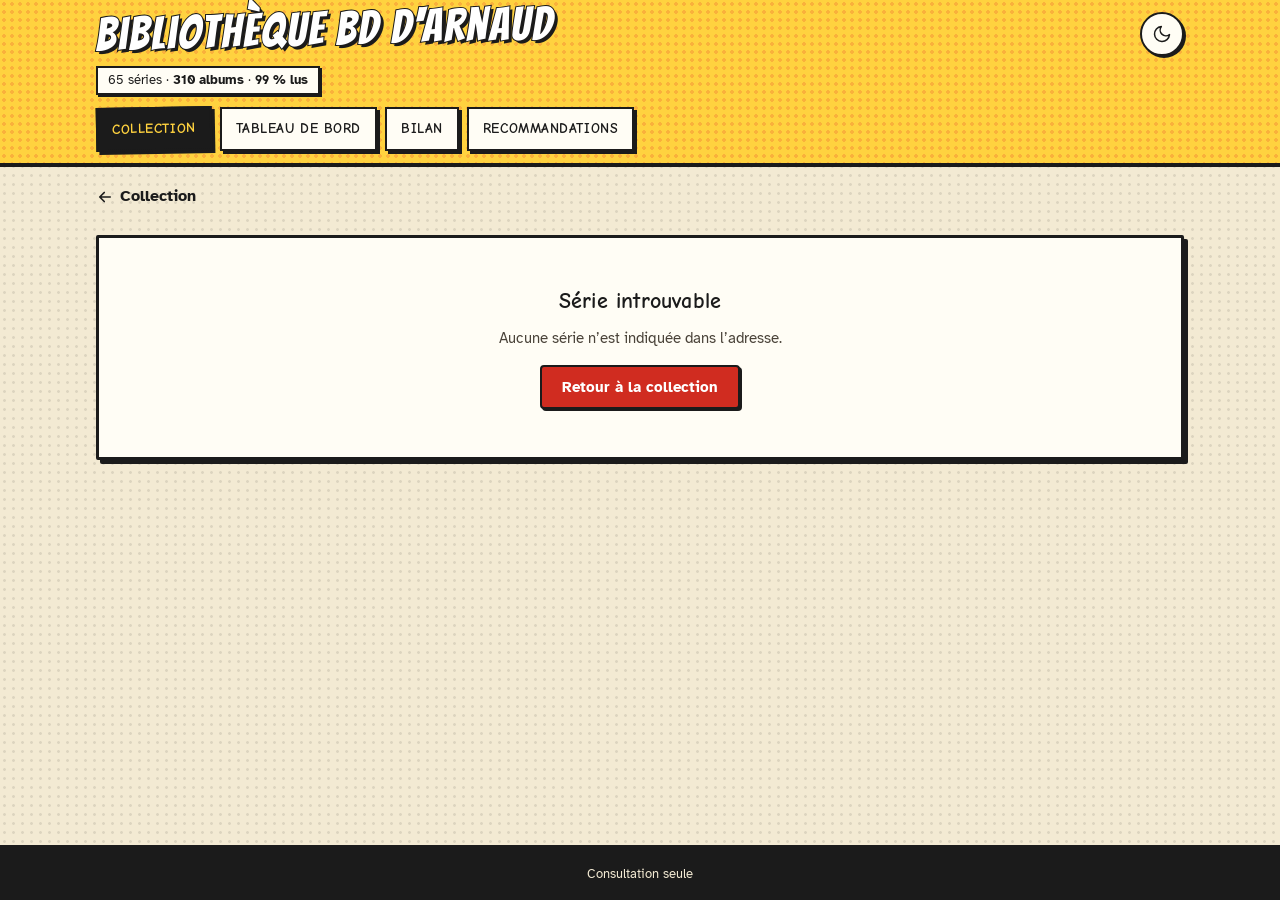
<file: serie.html>
<!doctype html>
<html lang="fr">
<head>
<meta charset="utf-8">
<meta name="viewport" content="width=device-width, initial-scale=1">
<title>Série — Bibliothèque BD d'Arnaud</title>
<meta name="description" content="Détail d'une série : tomes possédés, lus et manquants, note et avis.">
<script>
  // Thème appliqué avant l'affichage pour éviter un flash de couleurs.
  (function () {
    var t = null;
    try { t = localStorage.getItem('bd-theme'); } catch (e) {}
    if (t !== 'light' && t !== 'dark') t = window.matchMedia && matchMedia('(prefers-color-scheme: dark)').matches ? 'dark' : 'light';
    document.documentElement.dataset.theme = t;
  })();
</script>
<link rel="manifest" href="manifest.webmanifest">
<link rel="icon" href="img/icone.svg" type="image/svg+xml">
<link rel="apple-touch-icon" href="img/apple-touch-icon.png">
<meta name="theme-color" content="#FFD23F">
<meta name="mobile-web-app-capable" content="yes">
<meta name="apple-mobile-web-app-capable" content="yes">
<meta name="apple-mobile-web-app-title" content="BD d'Arnaud">
<meta name="apple-mobile-web-app-status-bar-style" content="default">
<link rel="preconnect" href="https://fonts.googleapis.com">
<link rel="preconnect" href="https://fonts.gstatic.com" crossorigin>
<link rel="stylesheet" href="https://fonts.googleapis.com/css2?family=Atkinson+Hyperlegible:wght@400;700&family=Bangers&family=Comic+Neue:wght@700&display=swap">
<link rel="stylesheet" href="css/style.css?v=15">
<script src="js/app.js?v=15" defer></script>
</head>
<body data-page="serie">

<header class="site-header">
  <div class="container">
    <div class="header-top">
      <div class="brand">
        <div>
          <h1><a href="index.html">Bibliothèque BD d'Arnaud</a></h1>
          <p id="stats-entete">Chargement…</p>
        </div>
      </div>
      <button type="button" class="theme-toggle" aria-label="Changer de thème">
        <svg class="icon-moon" width="20" height="20" viewBox="0 0 24 24" fill="none" stroke="currentColor" stroke-width="1.8" stroke-linecap="round" stroke-linejoin="round" aria-hidden="true"><path d="M21 12.8A9 9 0 1 1 11.2 3a7 7 0 0 0 9.8 9.8z"/></svg>
        <svg class="icon-sun" width="20" height="20" viewBox="0 0 24 24" fill="none" stroke="currentColor" stroke-width="1.8" stroke-linecap="round" aria-hidden="true"><circle cx="12" cy="12" r="4"/><path d="M12 2v2M12 20v2M4.9 4.9l1.4 1.4M17.7 17.7l1.4 1.4M2 12h2M20 12h2M4.9 19.1l1.4-1.4M17.7 6.3l1.4-1.4"/></svg>
      </button>
    </div>
    <nav class="main-nav" aria-label="Navigation principale">
      <a href="index.html" aria-current="page">Collection</a>
      <a href="stats.html">Tableau de bord</a>
      <a href="bilan.html">Bilan</a>
      <a href="reco.html">Recommandations</a>
    </nav>
  </div>
</header>

<main class="container page-serie" id="contenu">
  <a class="back-link" href="index.html">
    <svg width="18" height="18" viewBox="0 0 24 24" fill="none" stroke="currentColor" stroke-width="2.2" stroke-linecap="round" stroke-linejoin="round" aria-hidden="true"><path d="M19 12H5M11 18l-6-6 6-6"/></svg>
    Collection</a>
  <div id="serie"><p class="count">Chargement…</p></div>
</main>

<footer class="site-footer">Consultation seule</footer>

</body>
</html>
</file>
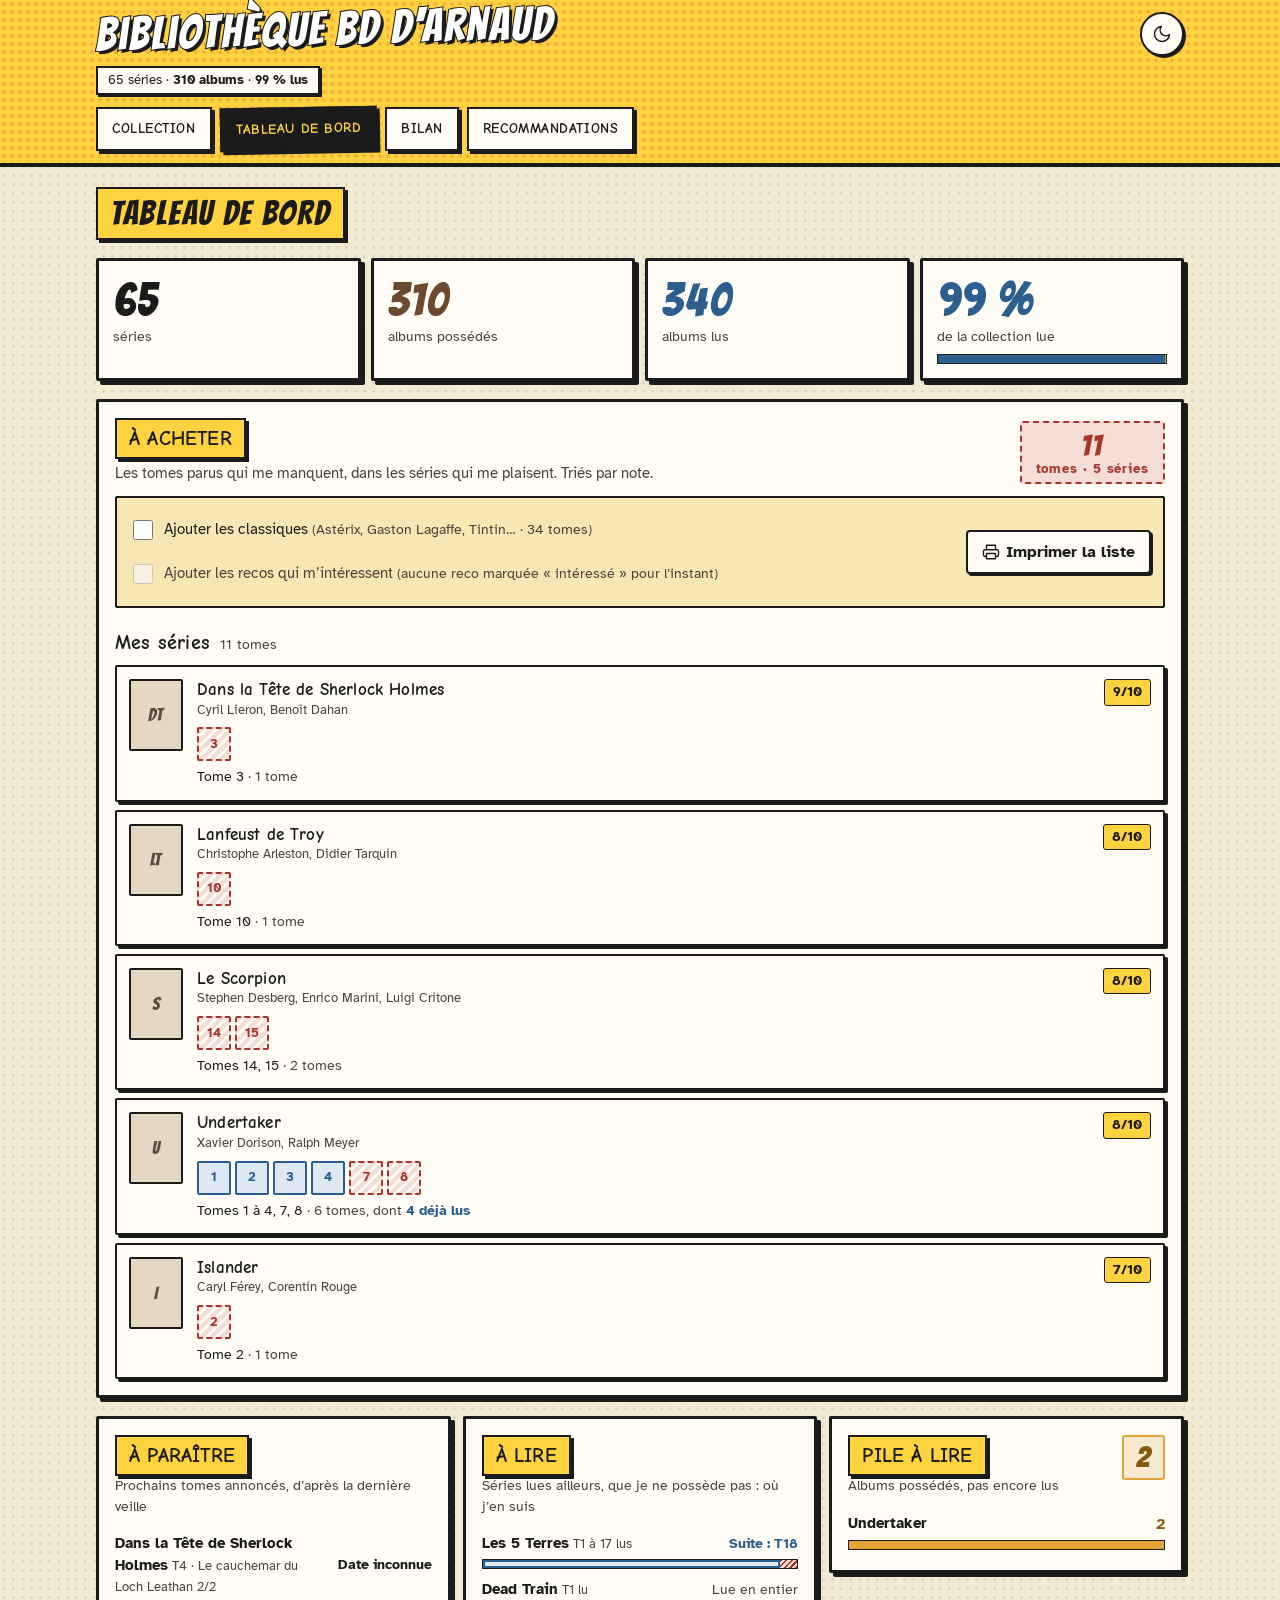
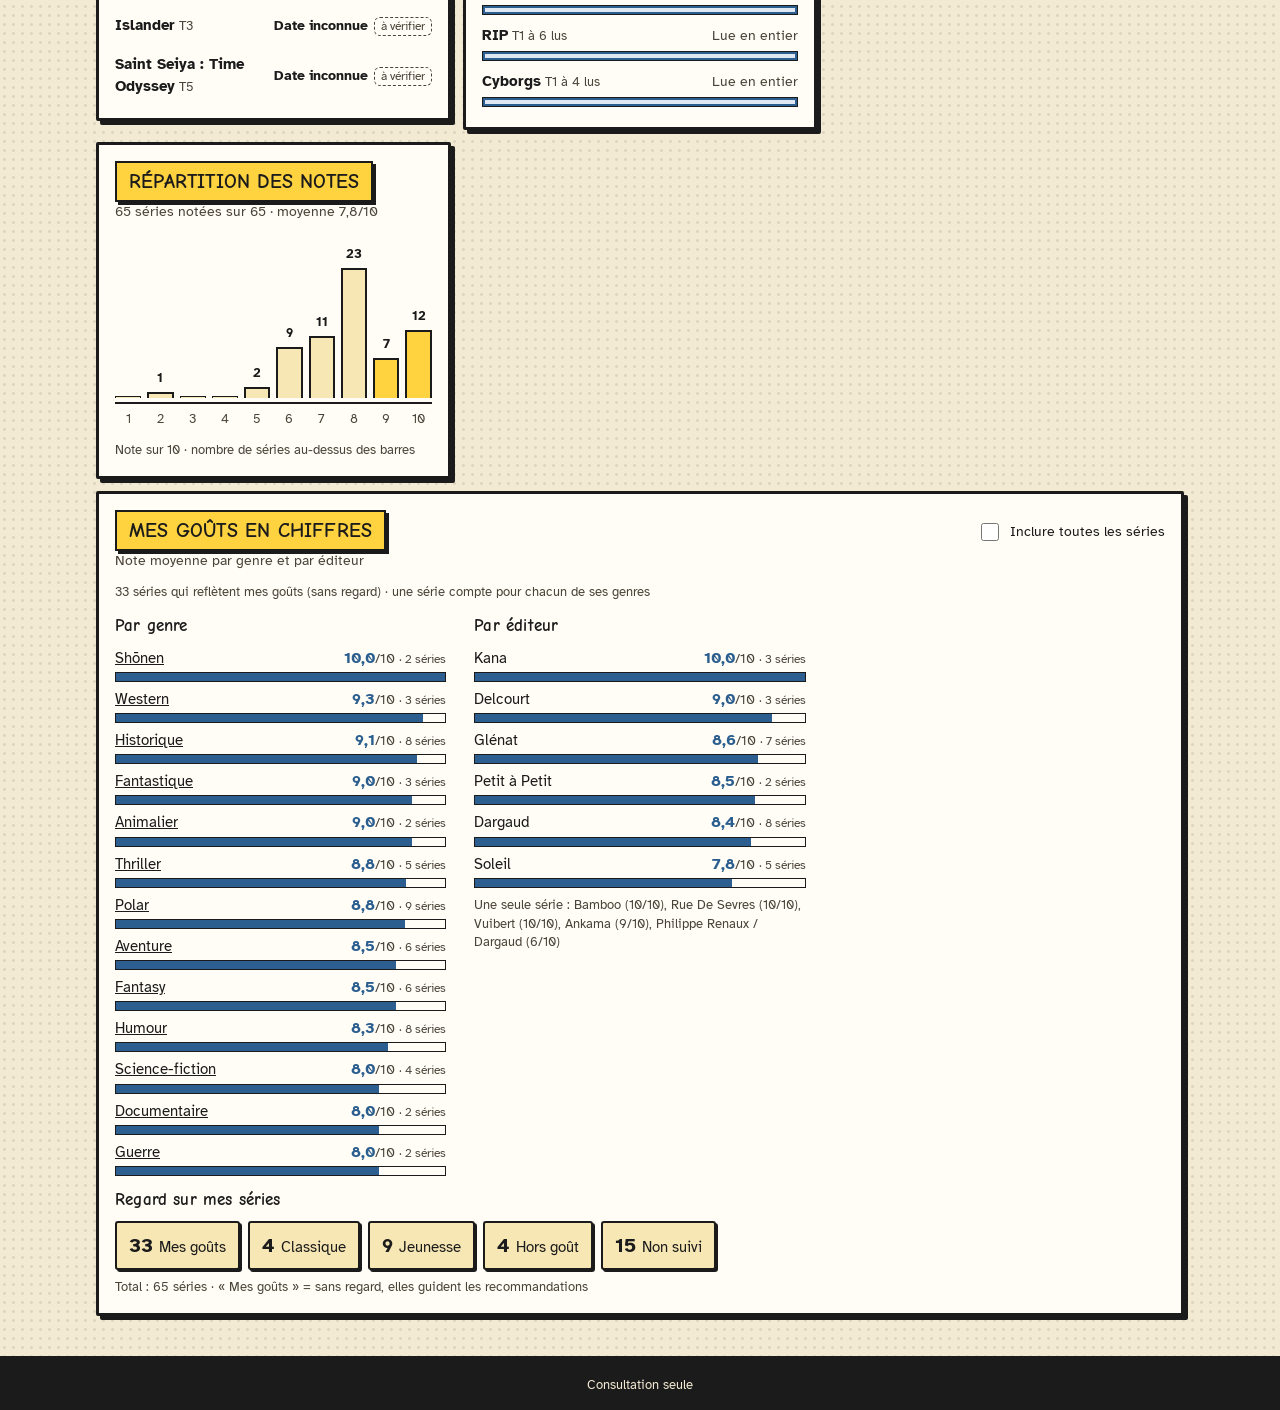
<file: stats.html>
<!doctype html>
<html lang="fr">
<head>
<meta charset="utf-8">
<meta name="viewport" content="width=device-width, initial-scale=1">
<title>Tableau de bord — Bibliothèque BD d'Arnaud</title>
<meta name="description" content="Tableau de bord de la collection de BD d’Arnaud : à acheter, à paraître, à lire, derniers ajouts, notes.">
<script>
  // Thème appliqué avant l'affichage pour éviter un flash de couleurs.
  (function () {
    var t = null;
    try { t = localStorage.getItem('bd-theme'); } catch (e) {}
    if (t !== 'light' && t !== 'dark') t = window.matchMedia && matchMedia('(prefers-color-scheme: dark)').matches ? 'dark' : 'light';
    document.documentElement.dataset.theme = t;
  })();
</script>
<link rel="manifest" href="manifest.webmanifest">
<link rel="icon" href="img/icone.svg" type="image/svg+xml">
<link rel="apple-touch-icon" href="img/apple-touch-icon.png">
<meta name="theme-color" content="#FFD23F">
<meta name="mobile-web-app-capable" content="yes">
<meta name="apple-mobile-web-app-capable" content="yes">
<meta name="apple-mobile-web-app-title" content="BD d'Arnaud">
<meta name="apple-mobile-web-app-status-bar-style" content="default">
<link rel="preconnect" href="https://fonts.googleapis.com">
<link rel="preconnect" href="https://fonts.gstatic.com" crossorigin>
<link rel="stylesheet" href="https://fonts.googleapis.com/css2?family=Atkinson+Hyperlegible:wght@400;700&family=Bangers&family=Comic+Neue:wght@700&display=swap">
<link rel="stylesheet" href="css/style.css?v=15">
<script src="js/app.js?v=15" defer></script>
</head>
<body data-page="stats">

<header class="site-header">
  <div class="container">
    <div class="header-top">
      <div class="brand">
        <div>
          <h1><a href="index.html">Bibliothèque BD d'Arnaud</a></h1>
          <p id="stats-entete">Chargement…</p>
        </div>
      </div>
      <button type="button" class="theme-toggle" aria-label="Changer de thème">
        <svg class="icon-moon" width="20" height="20" viewBox="0 0 24 24" fill="none" stroke="currentColor" stroke-width="1.8" stroke-linecap="round" stroke-linejoin="round" aria-hidden="true"><path d="M21 12.8A9 9 0 1 1 11.2 3a7 7 0 0 0 9.8 9.8z"/></svg>
        <svg class="icon-sun" width="20" height="20" viewBox="0 0 24 24" fill="none" stroke="currentColor" stroke-width="1.8" stroke-linecap="round" aria-hidden="true"><circle cx="12" cy="12" r="4"/><path d="M12 2v2M12 20v2M4.9 4.9l1.4 1.4M17.7 17.7l1.4 1.4M2 12h2M20 12h2M4.9 19.1l1.4-1.4M17.7 6.3l1.4-1.4"/></svg>
      </button>
    </div>
    <nav class="main-nav" aria-label="Navigation principale">
      <a href="index.html">Collection</a>
      <a href="stats.html" aria-current="page">Tableau de bord</a>
      <a href="bilan.html">Bilan</a>
      <a href="reco.html">Recommandations</a>
    </nav>
  </div>
</header>

<main class="container page-stats" id="stats">
  <h1 class="page-title">Tableau de bord</h1>
  <p class="count">Chargement…</p>
</main>

<footer class="site-footer">Consultation seule</footer>

</body>
</html>
</file>
<file: css/style.css>
/* Bibliothèque BD d'Arnaud — thème « Planche » (US-27), charte : docs/mockups/README.md
   Chaque écran est une planche : papier tramé, traits encrés, cases à ombre portée dure,
   cartouches, bulles et note en explosion. Les couleurs de statut de la charte sont inchangées. */

:root {
  --bg: #F3EAD3; --surf: #FFFDF5; --surf2: #F7E7B5; --line: #1B1B1B;
  --ink: #1B1B1B; --ink2: #4A4339;
  --own: #6B4A2F; --read: #2C5F8F; --onread: #FFFFFF; --readtint: #DDE8F3;
  --toread: #E3A43A; --ontoread: #2B2119; --toreadtxt: #875810; --toreadtint: #F7EAD0;
  --miss: #A8352A; --misstint: #F5DDD7;
  --cover: #E4D8C3; --covertxt: #5A4E40;
  --jaune: #FFD23F; --rouge: #D02C20; --onrouge: #FFFFFF; --cyan: #2FA4D9;
  --trame: rgba(27, 27, 27, 0.10);
  --shadow: 0 1px 3px rgba(0, 0, 0, 0.18);
  color-scheme: light;
}

@media (prefers-color-scheme: dark) {
  :root:not([data-theme="light"]) {
    --bg: #14171F; --surf: #1E2230; --surf2: #2A2F40; --line: #F2EADD;
    --ink: #F2EADD; --ink2: #BDB4A6;
    --own: #D6B38E; --read: #8DB8E6; --onread: #10202F; --readtint: #1F3247;
    --toread: #E9B455; --ontoread: #1A1612; --toreadtxt: #F0C470; --toreadtint: #3A2D17;
    --miss: #EE8270; --misstint: #47231D;
    --cover: #2A2F40; --covertxt: #BDB4A6;
    --jaune: #FFC930; --rouge: #FF6A5A; --onrouge: #1B1B1B; --cyan: #5BC2EE;
    --trame: rgba(242, 234, 221, 0.07);
    color-scheme: dark;
  }
}

:root[data-theme="dark"] {
  --bg: #14171F; --surf: #1E2230; --surf2: #2A2F40; --line: #F2EADD;
  --ink: #F2EADD; --ink2: #BDB4A6;
  --own: #D6B38E; --read: #8DB8E6; --onread: #10202F; --readtint: #1F3247;
  --toread: #E9B455; --ontoread: #1A1612; --toreadtxt: #F0C470; --toreadtint: #3A2D17;
  --miss: #EE8270; --misstint: #47231D;
  --cover: #2A2F40; --covertxt: #BDB4A6;
  --jaune: #FFC930; --rouge: #FF6A5A; --onrouge: #1B1B1B; --cyan: #5BC2EE;
  --trame: rgba(242, 234, 221, 0.07);
  color-scheme: dark;
}

/* Motif « manquant » : hachures à 135°. Trait encré, ombres dures, polices de lettrage. */
:root {
  --encre: 2.5px solid var(--ink); --ombre: 4px 4px 0 var(--ink); --ombre-s: 3px 3px 0 var(--ink);
  --f-lettrage: Bangers, Impact, sans-serif; --f-bulle: 'Comic Neue', 'Comic Sans MS', sans-serif;
 --hatch: repeating-linear-gradient(135deg, var(--miss) 0 1.5px, var(--misstint) 1.5px 4px); }

*, *::before, *::after { box-sizing: border-box; }

body {
  margin: 0;
  min-height: 100vh;
  display: flex;
  flex-direction: column;
  background-color: var(--bg);
  /* Papier tramé (points Ben-Day) */
  background-image: radial-gradient(var(--trame) 1.2px, transparent 1.6px);
  background-size: 9px 9px;
  color: var(--ink);
  font-family: 'Atkinson Hyperlegible', system-ui, sans-serif;
  font-size: 16px;
  line-height: 1.45;
}

h1, h2, h3 { font-family: var(--f-bulle); font-weight: 700; letter-spacing: 0.01em; }

a { color: inherit; }

:focus-visible { outline: 3px solid var(--read); outline-offset: 2px; }

.sr-only {
  position: absolute; width: 1px; height: 1px; padding: 0; margin: -1px;
  overflow: hidden; clip: rect(0, 0, 0, 0); white-space: nowrap; border: 0;
}

.container { max-width: 1120px; margin: 0 auto; padding-left: 16px; padding-right: 16px; width: 100%; }

/* ---------- En-tête ---------- */
.site-header {
  /* Toujours jaune et encre noire, en clair comme en sombre */
  background: #FFD23F radial-gradient(rgba(230, 59, 46, 0.22) 1.6px, transparent 2px) 0 0 / 8px 8px;
  border-bottom: 4px solid #1B1B1B; color: #1B1B1B;
}
.site-header .container { padding-top: 12px; display: flex; flex-direction: column; gap: 6px; }
.header-top { display: flex; align-items: flex-start; gap: 12px; }
.brand { flex: 1 1 auto; display: flex; gap: 10px; align-items: flex-start; }
.brand h1 {
  margin: 0; font-family: var(--f-lettrage); font-weight: 400;
  font-size: clamp(30px, 6vw, 46px); letter-spacing: 0.04em; line-height: 1;
  color: #FFFFFF; -webkit-text-stroke: 2px #1B1B1B; paint-order: stroke fill;
  text-shadow: 3px 3px 0 #1B1B1B; transform: rotate(-1.5deg); transform-origin: left;
}
.brand h1 a { text-decoration: none; }
/* Cartouche de récitatif */
.brand p {
  display: inline-block; margin: 8px 0 0; padding: 3px 10px; font-size: 13px;
  background: #FFFDF5; color: #1B1B1B; border: 2px solid #1B1B1B; box-shadow: 2px 2px 0 #1B1B1B;
}
.stat-own, .stat-read { font-weight: 700; }

.theme-toggle {
  flex: 0 0 auto; width: 44px; height: 44px;
  display: flex; align-items: center; justify-content: center;
  border: 2.5px solid #1B1B1B; border-radius: 50%; box-shadow: 2px 2px 0 #1B1B1B;
  background: #FFFDF5; color: #1B1B1B; cursor: pointer;
}
.theme-toggle .icon-sun { display: none; }
:root[data-theme="dark"] .theme-toggle .icon-sun { display: block; }
:root[data-theme="dark"] .theme-toggle .icon-moon { display: none; }

.main-nav { display: flex; gap: 8px; overflow-x: auto; scrollbar-width: none; margin: 0 -16px; padding: 6px 16px 12px; }
.main-nav a {
  min-height: 44px; display: flex; align-items: center; padding: 0 14px; white-space: nowrap; flex: 0 0 auto;
  text-decoration: none; color: #1B1B1B; background: #FFFDF5; border: 2.5px solid #1B1B1B; box-shadow: 3px 3px 0 #1B1B1B;
  font-family: var(--f-bulle); font-weight: 700; font-size: 14px; text-transform: uppercase; letter-spacing: 0.04em;
}
.main-nav a[aria-current="page"] { background: #1B1B1B; color: #FFD23F; transform: rotate(-1deg); }

/* ---------- Contenu ---------- */
main.container { flex: 1 0 auto; padding-top: 18px; padding-bottom: 40px; display: flex; flex-direction: column; gap: 16px; }

/* ---------- Recherche et filtres ---------- */
.search { display: flex; flex-direction: column; gap: 6px; }
.search label { font-family: var(--f-bulle); font-size: 15px; font-weight: 700; text-transform: uppercase; }
.search-field { position: relative; max-width: 640px; margin-bottom: 10px; }
/* Pointe de la bulle */
.search-field::after {
  content: ""; position: absolute; left: 34px; bottom: -13px; width: 18px; height: 16px;
  background: var(--surf); border-left: var(--encre); border-bottom: var(--encre);
  transform: skewX(-30deg); pointer-events: none;
}
.search-field svg { position: absolute; left: 16px; top: 16px; color: var(--ink2); pointer-events: none; }
.search-field input {
  width: 100%; height: 52px; padding: 0 16px 0 48px;
  border: var(--encre); border-radius: 26px; box-shadow: var(--ombre-s);
  background: var(--surf); color: var(--ink); font: inherit; font-size: 17px;
}
.search-field input:focus { outline: none; box-shadow: var(--ombre-s), 0 0 0 4px var(--cyan); }

.chips { display: flex; gap: 8px; overflow-x: auto; margin: 0 -16px; padding: 0 16px 6px; }
.chips button {
  flex: 0 0 auto; min-height: 44px; padding: 0 16px; border-radius: 4px;
  border: 2px solid var(--ink); box-shadow: 2px 2px 0 var(--ink); background: var(--surf); color: var(--ink);
  font: inherit; font-size: 15px; font-weight: 700; cursor: pointer; white-space: nowrap;
}
.chips button[aria-pressed="true"] { background: var(--rouge); color: var(--onrouge); }

/* Regard, tri et « Suivies seulement » (US-16) */
.reglages { display: flex; flex-wrap: wrap; align-items: flex-end; gap: 10px 14px; }
.reglage { display: flex; flex-direction: column; gap: 4px; font-size: 13px; font-weight: 700; color: var(--ink2); }
.reglage select {
  min-height: 44px; padding: 0 36px 0 12px; border-radius: 4px; border: 2px solid var(--ink); box-shadow: 2px 2px 0 var(--ink);
  background: var(--surf) url("data:image/svg+xml,%3Csvg xmlns='http://www.w3.org/2000/svg' width='12' height='8' viewBox='0 0 12 8'%3E%3Cpath d='M1 1.5l5 5 5-5' fill='none' stroke='%2362564A' stroke-width='2'/%3E%3C/svg%3E") no-repeat right 12px center;
  color: var(--ink); font: inherit; font-size: 15px; font-weight: 400; appearance: none; cursor: pointer;
}
.toggle {
  display: inline-flex; align-items: center; gap: 6px; min-height: 44px; padding: 0 14px; border-radius: 4px;
  border: 2px solid var(--ink); box-shadow: 2px 2px 0 var(--ink); background: var(--surf); color: var(--ink);
  font: inherit; font-size: 15px; font-weight: 700; cursor: pointer;
}
.toggle[aria-pressed="true"] { background: var(--rouge); color: var(--onrouge); }
/* Cartes / Couvertures (US-20) */
.vues { display: inline-flex; margin-left: auto; border: 2px solid var(--ink); border-radius: 4px; box-shadow: 2px 2px 0 var(--ink); overflow: hidden; }
.vues button {
  display: inline-flex; align-items: center; gap: 6px; min-height: 44px; padding: 0 12px; border: 0;
  background: var(--surf); color: var(--ink); font: inherit; font-size: 14px; font-weight: 700; cursor: pointer;
}
.vues button + button { border-left: 2px solid var(--ink); }
.vues button[aria-pressed="true"] { background: var(--rouge); color: var(--onrouge); }

.tag-genre { color: var(--ink); text-decoration: none; }
.tag-genre:hover { border-color: var(--ink2); text-decoration: underline; }
.lien-reinit {
  min-height: 44px; padding: 0 4px; border: 0; background: none; color: var(--ink);
  font: inherit; font-size: 14px; text-decoration: underline; cursor: pointer;
}

.btn-primary {
  margin-top: 6px; min-height: 44px; padding: 0 20px; border-radius: 4px;
  border: 2px solid var(--ink); box-shadow: 2px 2px 0 var(--ink); background: var(--rouge); color: var(--onrouge);
  font: inherit; font-size: 15px; font-weight: 700; cursor: pointer;
  display: inline-flex; align-items: center; text-decoration: none;
}

[hidden] { display: none !important; }

.legend { display: flex; flex-wrap: wrap; gap: 6px 14px; font-size: 13px; color: var(--ink2); }
.legend span { display: flex; align-items: center; gap: 6px; }
.swatch { width: 12px; height: 12px; border-radius: 3px; }
.swatch-own { background: var(--own); }
.swatch-read { background: var(--read); }
.swatch-toread { background: var(--toread); }
.swatch-lnp { background: var(--readtint); border: 2px solid var(--read); }
.swatch-miss { background: var(--hatch); border: 2px dashed var(--miss); }

.count { margin: 0; font-size: 14px; color: var(--ink2); }

.message {
  display: flex; flex-direction: column; align-items: center; text-align: center; gap: 10px;
  padding: 48px 20px; background: var(--surf); border: 3px solid var(--ink); border-radius: 2px; box-shadow: var(--ombre);
}
.message h2 { margin: 0; font-size: 22px; }
.message p { margin: 0; max-width: 360px; font-size: 15px; color: var(--ink2); }

/* ---------- Cartes série ---------- */
.series-grid {
  display: grid; grid-template-columns: repeat(auto-fill, minmax(170px, 1fr)); gap: 18px;
  margin: 0; padding: 0; list-style: none;
}
.card {
  height: 100%; display: flex; flex-direction: column;
  background: var(--surf); border: 3px solid var(--ink); border-radius: 2px; box-shadow: var(--ombre); overflow: hidden;
  text-decoration: none; color: var(--ink); transition: transform .15s ease, box-shadow .15s ease;
}
/* Cases un peu de travers, comme sur une planche ; elles se redressent au survol. */
.series-grid > li:nth-child(3n+1) .card { transform: rotate(-0.6deg); }
.series-grid > li:nth-child(3n+2) .card { transform: rotate(0.5deg); }
.series-grid > li .card:hover, .series-grid > li .card:focus-visible { transform: translate(-2px, -2px); box-shadow: 7px 7px 0 var(--ink); }
.cover {
  position: relative; aspect-ratio: 3 / 4; background: var(--cover); border-bottom: 3px solid var(--ink);
  display: flex; align-items: center; justify-content: center;
}
.cover, .book-cover { position: relative; overflow: hidden; }
.cover-img { position: absolute; inset: 0; width: 100%; height: 100%; object-fit: cover; }
.note-badge { z-index: 1; }
.cover-initials { font-family: var(--f-lettrage); font-size: 44px; letter-spacing: 0.05em; color: var(--covertxt); }
/* Note en explosion, façon onomatopée */
.note-badge {
  position: absolute; top: 2px; right: 2px; width: 70px; height: 70px;
  display: flex; align-items: center; justify-content: center; transform: rotate(8deg);
  background: url("data:image/svg+xml,%3Csvg xmlns='http://www.w3.org/2000/svg' viewBox='0 0 100 100'%3E%3Cpolygon points='50,3 60,20 80,9 78,31 97,34 84,50 97,66 78,69 80,91 60,80 50,97 40,80 20,91 22,69 3,66 16,50 3,34 22,31 20,9 40,20' fill='%23FFD23F' stroke='%231B1B1B' stroke-width='4' stroke-linejoin='round'/%3E%3C/svg%3E") center / contain no-repeat;
  color: #1B1B1B; font-family: var(--f-lettrage); font-size: 17px; letter-spacing: 0.02em;
}
.card-body { flex: 1 1 auto; padding: 10px 12px 12px; display: flex; flex-direction: column; gap: 4px; }
.card-body h2 { margin: 0; font-size: 17px; line-height: 1.15; text-transform: uppercase; }
.card-authors { margin: 0; font-size: 13px; line-height: 1.3; color: var(--ink2); }
.card-stats { margin-top: auto; padding-top: 8px; display: flex; flex-direction: column; gap: 6px; }
.card-own { font-size: 14px; color: var(--own); }
.card-own strong { font-size: 17px; }
.card-meta { display: flex; flex-wrap: wrap; align-items: center; gap: 4px 10px; font-size: 13px; }
.card-read { color: var(--read); }
.card-incomplete { display: flex; align-items: center; gap: 4px; color: var(--miss); }
.card-incomplete::before {
  content: ""; width: 7px; height: 7px; border-radius: 50%; border: 1.5px dashed var(--miss);
}
/* Badges « regard » et « Terminée » (US-14) : tons neutres, icône + libellé,
   pour ne pas se confondre avec les statuts possédé / lu / à lire / manquant. */
.card-badges { display: flex; flex-wrap: wrap; gap: 4px; margin-top: 2px; }
.badge-regard {
  display: inline-flex; align-items: center; gap: 4px; align-self: flex-start;
  padding: 2px 8px 2px 6px; border-radius: 3px;
  background: var(--surf2); color: var(--ink); border: 1.5px solid var(--ink);
  font-size: 12px; font-weight: 700; line-height: 1.4; white-space: nowrap;
}
.badge-regard svg { width: 14px; height: 14px; flex: none; }
.badge-terminee { background: transparent; }
/* Coup de cœur (US-26) : seul badge en couleur, c'est une mise en avant. */
.badge-coeur { background: var(--rouge); color: var(--onrouge); }
.badge-coeur svg { fill: currentColor; }
.tags .badge-regard { font-size: 13px; padding: 2px 10px 2px 8px; }
.badge-lnp {
  align-self: flex-start; padding: 2px 8px; border-radius: 6px;
  background: var(--readtint); border: 1.5px solid var(--read); color: var(--read);
  font-size: 13px; font-weight: 700;
}

/* Mur de couvertures (US-20) : couvertures seules, le texte reste lu par les lecteurs d'écran */
.series-grid.mur { grid-template-columns: repeat(auto-fill, minmax(100px, 1fr)); gap: 8px; }
.mur .card { border-width: 2.5px; box-shadow: var(--ombre-s); }
.mur .cover { border-bottom: 0; }
.mur .cover-initials { font-size: 26px; }
.mur .note-badge { top: 0; right: 0; width: 46px; height: 46px; font-size: 12px; }
.mur .card-body {
  position: absolute; width: 1px; height: 1px; padding: 0; margin: -1px;
  overflow: hidden; clip: rect(0, 0, 0, 0); white-space: nowrap; border: 0;
}


/* Barre de progression d'une série */
.bar { display: flex; height: 10px; border: 1.5px solid var(--ink); overflow: hidden; background: var(--surf); }
.bar span { display: block; height: 100%; }
.bar .seg-read { background: var(--read); }
.bar .seg-toread { background: var(--toread); }
.bar .seg-lnp { background: var(--readtint); box-shadow: inset 0 0 0 2px var(--read); }
.bar .seg-miss { background: var(--hatch); }

/* ---------- Page série ---------- */
main.page-serie { padding-top: 8px; }
.back-link {
  align-self: flex-start; min-height: 44px; display: flex; align-items: center; gap: 6px;
  color: var(--ink); text-decoration: none; font-weight: 700;
}
.serie-layout { display: flex; flex-wrap: wrap; gap: 28px; align-items: flex-start; }
.serie-info { flex: 1 1 320px; display: flex; flex-direction: column; gap: 16px; }
.serie-tomes { flex: 999 1 480px; min-width: 0; display: flex; flex-direction: column; gap: 12px; }

.serie-head { display: flex; gap: 16px; align-items: flex-start; }
.book-cover {
  flex: 0 0 auto; width: 112px; height: 150px; border-radius: 2px;
  background: var(--cover); border: 3px solid var(--ink); border-left-width: 8px; box-shadow: var(--ombre); color: var(--covertxt);
  display: flex; flex-direction: column; align-items: center; justify-content: center; gap: 4px;
}
.book-cover span:first-child { font-family: var(--f-lettrage); font-size: 34px; letter-spacing: 0.04em; }
.book-cover span:last-child { font-size: 10px; letter-spacing: 0.08em; text-transform: uppercase; }
.serie-title { flex: 1 1 auto; min-width: 0; display: flex; flex-direction: column; gap: 4px; }
.serie-title h1 { margin: 0; font-family: var(--f-lettrage); font-weight: 400; font-size: 40px; letter-spacing: 0.04em; line-height: 1; overflow-wrap: anywhere; }
.serie-title p { margin: 0; font-size: 15px; }
.serie-title .editeur { font-size: 14px; color: var(--ink2); }
.tags { display: flex; flex-wrap: wrap; gap: 6px; margin-top: 6px; }
.tag { padding: 2px 10px; border-radius: 3px; border: 1.5px solid var(--ink); font-size: 13px; }
.tag-statut { background: var(--ink); color: var(--bg); font-weight: 700; }

.note-box {
  display: flex; flex-direction: column; gap: 10px; padding: 18px;
  background: var(--surf); border: var(--encre); border-radius: 4px; box-shadow: var(--ombre);
}
.note-line { display: flex; align-items: baseline; gap: 4px; }
.note-line .label { font-size: 14px; color: var(--ink2); margin-right: 8px; }
.note-line .valeur {
  font-family: var(--f-lettrage); font-size: 64px; line-height: 1; color: var(--rouge);
  -webkit-text-stroke: 1.5px var(--ink); paint-order: stroke fill;
}
.note-line .sur { font-family: var(--f-lettrage); font-size: 26px; color: var(--ink2); }
/* L'avis dans une bulle */
.note-box blockquote {
  position: relative; margin: 6px 0 16px; padding: 14px 18px;
  background: var(--surf); border: var(--encre); border-radius: 50% / 40%;
  font-family: var(--f-bulle); font-weight: 700; font-size: 17px; line-height: 1.4; text-align: center;
  white-space: pre-line;
}
.note-box blockquote::before, .note-box blockquote::after {
  content: ""; position: absolute; clip-path: polygon(0 0, 100% 0, 15% 100%);
}
.note-box blockquote::before { left: 26%; bottom: -22px; width: 30px; height: 24px; background: var(--ink); }
.note-box blockquote::after { left: calc(26% + 4px); bottom: -15px; width: 21px; height: 18px; background: var(--surf); }
.note-empty {
  display: flex; flex-direction: column; gap: 2px; padding: 14px 18px;
  border: 2px dashed var(--ink); border-radius: 4px; color: var(--ink2);
}
.note-empty strong { font-size: 15px; }
.note-empty span { font-size: 14px; }

.serie-counts { display: flex; flex-wrap: wrap; gap: 8px; }
.serie-counts span {
  padding: 8px 12px; border-radius: 3px; background: var(--surf); border: 2px solid var(--ink); box-shadow: 2px 2px 0 var(--ink); font-size: 15px;
}
.serie-counts strong { font-size: 20px; }
.serie-counts .c-own { color: var(--own); }
.serie-counts .c-read { color: var(--read); }
.serie-counts .c-toread { color: var(--toreadtxt); }
.serie-counts .c-lnp { color: var(--read); background: var(--readtint); border: 1.5px solid var(--read); }
.serie-counts .c-miss { color: var(--miss); background: var(--misstint); border: 1.5px dashed var(--miss); }

.tomes-head { display: flex; justify-content: space-between; align-items: baseline; gap: 12px; }
.tomes-head h2 { margin: 0; font-size: 20px; }
.tomes-head span { font-size: 14px; color: var(--ink2); }

/* Pastille de tome (grille et liste) selon son statut */
.cell { display: flex; align-items: center; justify-content: center; font-weight: 700; }
.st-lu .cell { background: var(--read); color: var(--onread); }
.st-alire .cell { background: var(--toread); color: var(--ontoread); }
.st-lnp .cell { background: var(--readtint); color: var(--read); border: 2px solid var(--read); }
.st-manquant .cell {
  background: repeating-linear-gradient(135deg, var(--misstint) 0 4px, var(--surf) 4px 7px);
  color: var(--miss); border: 2px dashed var(--miss);
}

.tomes-grid { display: flex; flex-wrap: wrap; gap: 4px; margin: 0; padding: 0; list-style: none; }
.tomes-grid .cell { width: 32px; height: 32px; border-radius: 2px; font-size: 12px; }
.st-lu .cell, .st-alire .cell { border: 2px solid var(--ink); }

.tomes-list { list-style: none; margin: 0; padding: 0; display: flex; flex-direction: column; gap: 6px; }
.tome-row {
  display: flex; align-items: center; gap: 12px; padding: 8px 12px 8px 8px; border-radius: 2px;
  background: var(--surf); border: 2px solid var(--ink); box-shadow: 2px 2px 0 var(--ink);
}
.tome-row.st-manquant { background: var(--misstint); border: 2px dashed var(--miss); }
.tome-row .cell { flex: 0 0 auto; width: 34px; height: 44px; border-radius: 2px 5px 5px 2px; font-size: 14px; }
.tome-row .cell.range { width: auto; min-width: 34px; padding: 0 6px; font-size: 12px; }
.tome-titre { flex: 1 1 auto; min-width: 0; font-size: 15px; }
.tome-titre .num { color: var(--ink2); }
.tome-tag {
  flex: 0 0 auto; display: flex; align-items: center; gap: 5px; padding: 3px 10px; border-radius: 999px;
  font-size: 13px; font-weight: 700; white-space: nowrap;
}
.st-lu .tome-tag { background: var(--read); color: var(--onread); }
.st-alire .tome-tag { background: var(--toreadtint); color: var(--toreadtxt); border: 1px solid var(--toread); }
.st-lnp .tome-tag { background: var(--readtint); color: var(--read); border: 1.5px solid var(--read); }
.st-manquant .tome-tag { background: var(--miss); color: var(--surf); }

.legend.boxed { padding: 10px 12px; background: var(--surf2); border: 2px solid var(--ink); border-radius: 2px; color: var(--ink); }

/* ---------- Tableau de bord ---------- */
main.page-stats { padding-top: 20px; gap: 18px; }
.page-title { margin: 0; font-family: var(--f-lettrage); font-weight: 400; font-size: 34px; letter-spacing: 0.05em; line-height: 1.2; }
/* Cartouche de récitatif : titres de page et de section */
.page-title, .panel h2, .tomes-head h2, .auteur-section h2, .annonces h2 {
  align-self: flex-start; display: inline-block; padding: 4px 12px; text-transform: uppercase;
  background: var(--jaune); color: #1B1B1B; border: var(--encre); box-shadow: var(--ombre-s);
}

.kpis { display: grid; grid-template-columns: repeat(auto-fit, minmax(150px, 1fr)); gap: 10px; }
.kpi {
  padding: 14px; background: var(--surf); border: 3px solid var(--ink); border-radius: 2px; box-shadow: var(--ombre);
  display: flex; flex-direction: column; gap: 2px;
}
.kpi strong { font-family: var(--f-lettrage); font-weight: 400; font-size: 46px; letter-spacing: 0.03em; line-height: 1.1; }
.kpi.k-own strong { color: var(--own); }
.kpi.k-read strong { color: var(--read); }
.kpi span { font-size: 14px; color: var(--ink2); }
.kpi .bar { margin-top: 4px; }

.panels { display: grid; grid-template-columns: repeat(auto-fit, minmax(min(320px, 100%), 1fr)); gap: 12px; align-items: start; }
.panel {
  padding: 16px; background: var(--surf); border: 3px solid var(--ink); border-radius: 2px; box-shadow: var(--ombre);
  display: flex; flex-direction: column; gap: 12px; min-width: 0;
}
.panel-head { display: flex; justify-content: space-between; align-items: flex-start; gap: 12px; }
.panel h2 { margin: 0; font-size: 20px; }
.panel-head p, .panel-foot { margin: 0; font-size: 14px; color: var(--ink2); }
.panel-foot { padding-top: 8px; border-top: 2px dashed var(--ink); }
.pile-total {
  flex: 0 0 auto; padding: 4px 12px; border-radius: 3px;
  background: var(--toreadtint); border: 2px solid var(--toread); color: var(--toreadtxt);
  font-family: var(--f-lettrage); font-size: 30px; letter-spacing: 0.03em; line-height: 1.1;
}
.rows { list-style: none; margin: 0; padding: 0; display: flex; flex-direction: column; gap: 2px; }
.rows a {
  display: grid; grid-template-columns: minmax(0, 1fr) auto; gap: 4px 12px; align-items: center;
  min-height: 44px; padding: 4px 0; text-decoration: none; color: var(--ink);
}
.rows .r-titre { font-size: 15px; }
.rows .r-own { font-size: 13px; color: var(--own); }
.rows .r-toread { font-weight: 700; color: var(--toreadtxt); }
.rows .r-miss { font-size: 14px; font-weight: 700; color: var(--miss); }
.rows .bar { grid-column: 1 / -1; }
.rows .r-tome { font-size: 13px; color: var(--ink2); }
.rows .r-date { font-size: 14px; font-weight: 700; text-align: right; }
/* À lire (US-25) */
.rows .r-suite { font-size: 14px; font-weight: 700; color: var(--read); text-align: right; }
.rows .r-fini { font-size: 14px; color: var(--ink2); text-align: right; }

/* Tomes annoncés (US-13) */
.tag-averifier {
  display: inline-block; margin-left: 6px; padding: 0 6px; border-radius: 6px;
  border: 1px dashed var(--ink2); color: var(--ink2); font-size: 12px; font-weight: 400; white-space: nowrap;
}
.annonces { display: flex; flex-direction: column; gap: 6px; padding: 12px 16px; border: 3px solid var(--ink); border-radius: 2px; box-shadow: var(--ombre); background: var(--surf); }
.annonces h2 { margin: 0; font-size: 18px; }
.annonces ul { list-style: none; margin: 0; padding: 0; display: flex; flex-direction: column; gap: 4px; }
.annonces li { display: flex; flex-wrap: wrap; justify-content: space-between; gap: 4px 12px; font-size: 15px; }
.annonces li span { color: var(--ink2); }
.annonces a { color: var(--ink); }
.rows .seg-own { background: var(--own); }

.histo {
  display: grid; grid-template-columns: repeat(var(--cols, 10), minmax(0, 1fr)); gap: 6px; align-items: end;
  height: 170px; padding-bottom: 4px; border-bottom: 2px solid var(--ink);
}
.histo div { display: flex; flex-direction: column; align-items: center; justify-content: flex-end; gap: 4px; height: 100%; }
.histo b { font-size: 13px; }
.histo i { display: block; width: 100%; border: 2px solid var(--ink); border-bottom: 0; background: var(--surf2); }
.histo i.top { background: var(--jaune); }
.histo i.zero { border-width: 1px; background: var(--surf2); }
.histo-axis { display: grid; grid-template-columns: repeat(var(--cols, 10), minmax(0, 1fr)); gap: 6px; margin-top: -6px; }
.histo-axis span { text-align: center; font-size: 13px; color: var(--ink2); }
.histo-note { margin: 0; font-size: 13px; color: var(--ink2); }

/* Mes goûts en chiffres (US-22) */
.panel-large { grid-column: 1 / -1; }
.gouts-toutes { display: flex; align-items: center; gap: 8px; min-height: 44px; font-size: 14px; cursor: pointer; white-space: nowrap; }
.gouts-toutes input { width: 18px; height: 18px; accent-color: var(--read); }
#gouts-contenu { display: grid; grid-template-columns: repeat(auto-fit, minmax(min(300px, 100%), 1fr)); gap: 12px 28px; }
#gouts-contenu > .histo-note { grid-column: 1 / -1; }
.gouts-bloc { display: flex; flex-direction: column; gap: 8px; min-width: 0; }
.gouts-bloc h3 { margin: 0; font-size: 17px; }
.gouts-barres { list-style: none; margin: 0; padding: 0; display: flex; flex-direction: column; gap: 6px; }
.gouts-barres li { display: grid; grid-template-columns: minmax(0, 1fr) auto; gap: 2px 12px; align-items: baseline; }
.gouts-barres .bar { grid-column: 1 / -1; }
.gouts-barres .g-nom { font-size: 15px; }
.gouts-barres .g-nom a { color: var(--ink); }
.gouts-barres .g-val { font-size: 14px; color: var(--ink2); white-space: nowrap; }
.gouts-barres .g-val strong { font-size: 16px; color: var(--read); }
.gouts-regards { list-style: none; margin: 0; padding: 0; display: flex; flex-wrap: wrap; gap: 8px; }
.gouts-regards a {
  display: flex; align-items: baseline; gap: 6px; min-height: 44px; padding: 8px 12px; border-radius: 3px;
  background: var(--surf2); color: var(--ink); text-decoration: none; font-size: 15px;
  border: 2px solid var(--ink); box-shadow: 2px 2px 0 var(--ink);
}
.gouts-regards a:hover { box-shadow: 4px 4px 0 var(--ink); }
.gouts-regards strong { font-size: 20px; }

/* ---------- Recommandations (US-11) ---------- */
main.page-reco { padding-top: 20px; }
.reco-intro { margin: -8px 0 0; color: var(--ink2); font-size: 15px; }
.reco-list { list-style: none; margin: 0; padding: 0; display: grid; grid-template-columns: repeat(auto-fill, minmax(min(340px, 100%), 1fr)); gap: 12px; align-items: start; }
.reco-card {
  padding: 16px; background: var(--surf); border: 3px solid var(--ink); border-radius: 2px; box-shadow: var(--ombre);
  display: flex; flex-direction: column; gap: 8px; min-width: 0;
}
.reco-head { display: flex; justify-content: space-between; align-items: flex-start; gap: 12px; }
.reco-head h2 { margin: 0; font-size: 20px; line-height: 1.2; text-transform: uppercase; }
.reco-statut {
  flex: 0 0 auto; padding: 2px 10px; border-radius: 3px; font-size: 13px; font-weight: 700;
  border: 1.5px solid var(--ink); color: var(--ink2); white-space: nowrap;
}
.statut-interesse .reco-statut { background: var(--readtint); border-color: var(--read); color: var(--read); }
.statut-decouvrir .reco-statut { background: var(--toreadtint); border-color: var(--toread); color: var(--toreadtxt); }
.reco-meta { margin: 0; font-size: 14px; color: var(--ink2); }
.reco-pourquoi { margin: 0; font-size: 15px; }
.reco-liees { display: flex; flex-wrap: wrap; align-items: center; gap: 6px; font-size: 14px; }
.reco-liees span:first-child { color: var(--ink2); }
.reco-liees a { padding: 2px 10px; border-radius: 3px; border: 1.5px solid var(--ink); color: var(--ink); text-decoration: none; }
.reco-liees a:hover { box-shadow: 2px 2px 0 var(--ink); }
.reco-liees .r-note { font-weight: 700; color: var(--read); }
.reco-foot { margin: 0; padding-top: 8px; border-top: 2px dashed var(--ink); font-size: 13px; color: var(--ink2); }
.reco-foot a { color: var(--ink2); }
/* Reco rejetée : grisée mais toujours lisible et filtrable. */
.statut-rejete { opacity: .55; background: var(--bg); border-style: dashed; box-shadow: none; }
.statut-rejete:hover, .statut-rejete:focus-within { opacity: .85; }

/* ---------- Page auteur (auteur.html, US-19) ---------- */
main.page-auteur { padding-top: 8px; gap: 18px; }
.auteur-resume { margin-top: 4px; font-size: 15px; }
.auteur-section { display: flex; flex-direction: column; gap: 10px; }
.auteur-section h2 { margin: 0; font-size: 20px; }
.lien-auteur { color: inherit; text-decoration: underline; text-decoration-color: var(--ink2); text-underline-offset: 3px; }
.lien-auteur:hover { text-decoration-color: currentColor; }

/* ---------- À acheter (US-18, dans le tableau de bord depuis US-25) — maquette docs/mockups/05-envies.png ---------- */
.envies-head { display: flex; justify-content: space-between; align-items: flex-end; gap: 12px; flex-wrap: wrap; }
.envies-head p { margin: 4px 0 0; color: var(--ink2); font-size: 15px; }
.envies-total {
  padding: 6px 14px; border-radius: 3px; background: var(--misstint); border: 2px dashed var(--miss);
  color: var(--miss); font-family: var(--f-lettrage); font-size: 30px; letter-spacing: 0.03em; line-height: 1.1; text-align: center;
}
.envies-total small { display: block; font-family: 'Atkinson Hyperlegible', sans-serif; font-size: 13px; font-weight: 700; }
.envies-options {
  display: flex; flex-wrap: wrap; align-items: center; justify-content: space-between; gap: 8px 16px;
  padding: 10px 12px; background: var(--surf2); border: 2px solid var(--ink); border-radius: 2px;
}
.envies-options label { display: flex; align-items: center; gap: 8px; min-height: 44px; cursor: pointer; font-size: 15px; }
.envies-options input { width: 20px; height: 20px; flex: none; accent-color: var(--read); }
.envies-options .hint { color: var(--ink2); font-size: 14px; }
.envies-cases { display: flex; flex-direction: column; }
.envies-options label.desactive { cursor: default; color: var(--ink2); }
.envie .note-reco { background: var(--readtint); color: var(--read); }
.btn-print {
  display: inline-flex; align-items: center; gap: 6px; min-height: 44px; padding: 0 14px; border-radius: 4px;
  border: 2px solid var(--ink); box-shadow: 2px 2px 0 var(--ink); background: var(--surf); color: var(--ink); font: inherit; font-weight: 700; cursor: pointer;
}
.groupe-envies { display: flex; flex-direction: column; gap: 8px; }
.groupe-titre { margin: 8px 0 0; font-size: 20px; display: flex; align-items: baseline; gap: 10px; flex-wrap: wrap; }
.groupe-titre span { font-family: 'Atkinson Hyperlegible', sans-serif; font-size: 14px; font-weight: 400; color: var(--ink2); }
.envies { list-style: none; margin: 0; padding: 0; display: flex; flex-direction: column; gap: 8px; }
.envie {
  display: grid; grid-template-columns: 54px minmax(0, 1fr) auto; gap: 4px 14px; align-items: start;
  padding: 12px; background: var(--surf); border: 2.5px solid var(--ink); border-radius: 2px; box-shadow: var(--ombre-s);
}
.envie .mini-cover {
  grid-row: span 2; width: 54px; aspect-ratio: 3 / 4; border-radius: 2px; background: var(--cover); border: 2px solid var(--ink);
  position: relative; overflow: hidden; display: flex; align-items: center; justify-content: center;
}
.envie .mini-cover .cover-initials { font-size: 18px; }
.envie h3 { margin: 0; font-size: 17px; line-height: 1.25; }
.envie h3 a { text-decoration: none; }
.envie h3 a:hover { text-decoration: underline; }
.envie .auteurs { margin: 0; font-size: 13px; color: var(--ink2); }
.envie .note { padding: 2px 8px; border-radius: 3px; border: 1.5px solid var(--ink); background: var(--jaune); color: #1B1B1B; font-weight: 700; font-size: 14px; white-space: nowrap; }
.envie .tomes { grid-column: 2 / -1; display: flex; flex-direction: column; gap: 6px; margin-top: 4px; }
.envie .tomes-grid .cell { width: 34px; height: 34px; border-radius: 2px; font-size: 13px; }
.envie .detail { margin: 0; font-size: 14px; }
.envie .detail .lnp { color: var(--read); font-weight: 700; }
.envie .detail .dispo { color: var(--ink2); }
@media (max-width: 520px) {
  .envie { grid-template-columns: 44px minmax(0, 1fr) auto; gap: 2px 10px; }
  .envie .mini-cover { width: 44px; grid-row: span 1; }
  .envie .tomes { grid-column: 1 / -1; }
}
@media print {
  /* Seule la liste à acheter s'imprime. */
  .site-header, .envies-options, .site-footer, .envie .mini-cover,
  .page-stats > .page-title, .page-stats > .kpis, .page-stats > .panels { display: none !important; }
  .achats { border: none; padding: 0; }
  body { background: #fff; background-image: none; }
  .achats, .envie { box-shadow: none; }
  .envie { grid-template-columns: minmax(0, 1fr) auto; break-inside: avoid; border: none; padding: 4px 0; }
  .envie .note { background: none; }
  .envie .tomes { grid-column: 1 / -1; }
}

/* ---------- Pied de page ---------- */
.site-footer { border-top: 4px solid var(--ink); background: var(--ink); color: var(--bg); padding: 16px; text-align: center; font-size: 13px; }
.site-footer a { color: var(--jaune); }

@media (prefers-reduced-motion: reduce) {
  .card, .series-grid > li .card, .series-grid > li .card:hover, .main-nav a[aria-current="page"] { transition: none; transform: none; }
}

/* ---------- Bilan de l'année (US-21) ---------- */
.bilan-tete { display: flex; flex-wrap: wrap; align-items: flex-end; justify-content: space-between; gap: 10px 16px; }
.bilan-annee select { min-height: 44px; }
.bilan-note { font-size: 26px; }
.histo-annees-axe { margin-top: -6px; }
.histo-annees-axe button {
  min-height: 44px; padding: 0; border: 0; background: none; color: var(--ink2); font: inherit; font-size: 13px;
  cursor: pointer; text-decoration: underline dotted;
}
.histo-annees-axe button[aria-current="true"] { color: var(--ink); font-weight: 700; text-decoration: none; }
.tome-date { display: block; font-size: 12px; color: var(--ink2); }
.encart-erreur p { margin: 0; color: var(--ink2); }

/* Hors ligne (US-28) */
.hors-ligne {
  align-self: flex-start; margin: 0; padding: 6px 12px; font-size: 14px; font-weight: 700;
  background: var(--surf2); color: var(--ink); border: 2px dashed var(--ink); border-radius: 2px;
}
</file>
